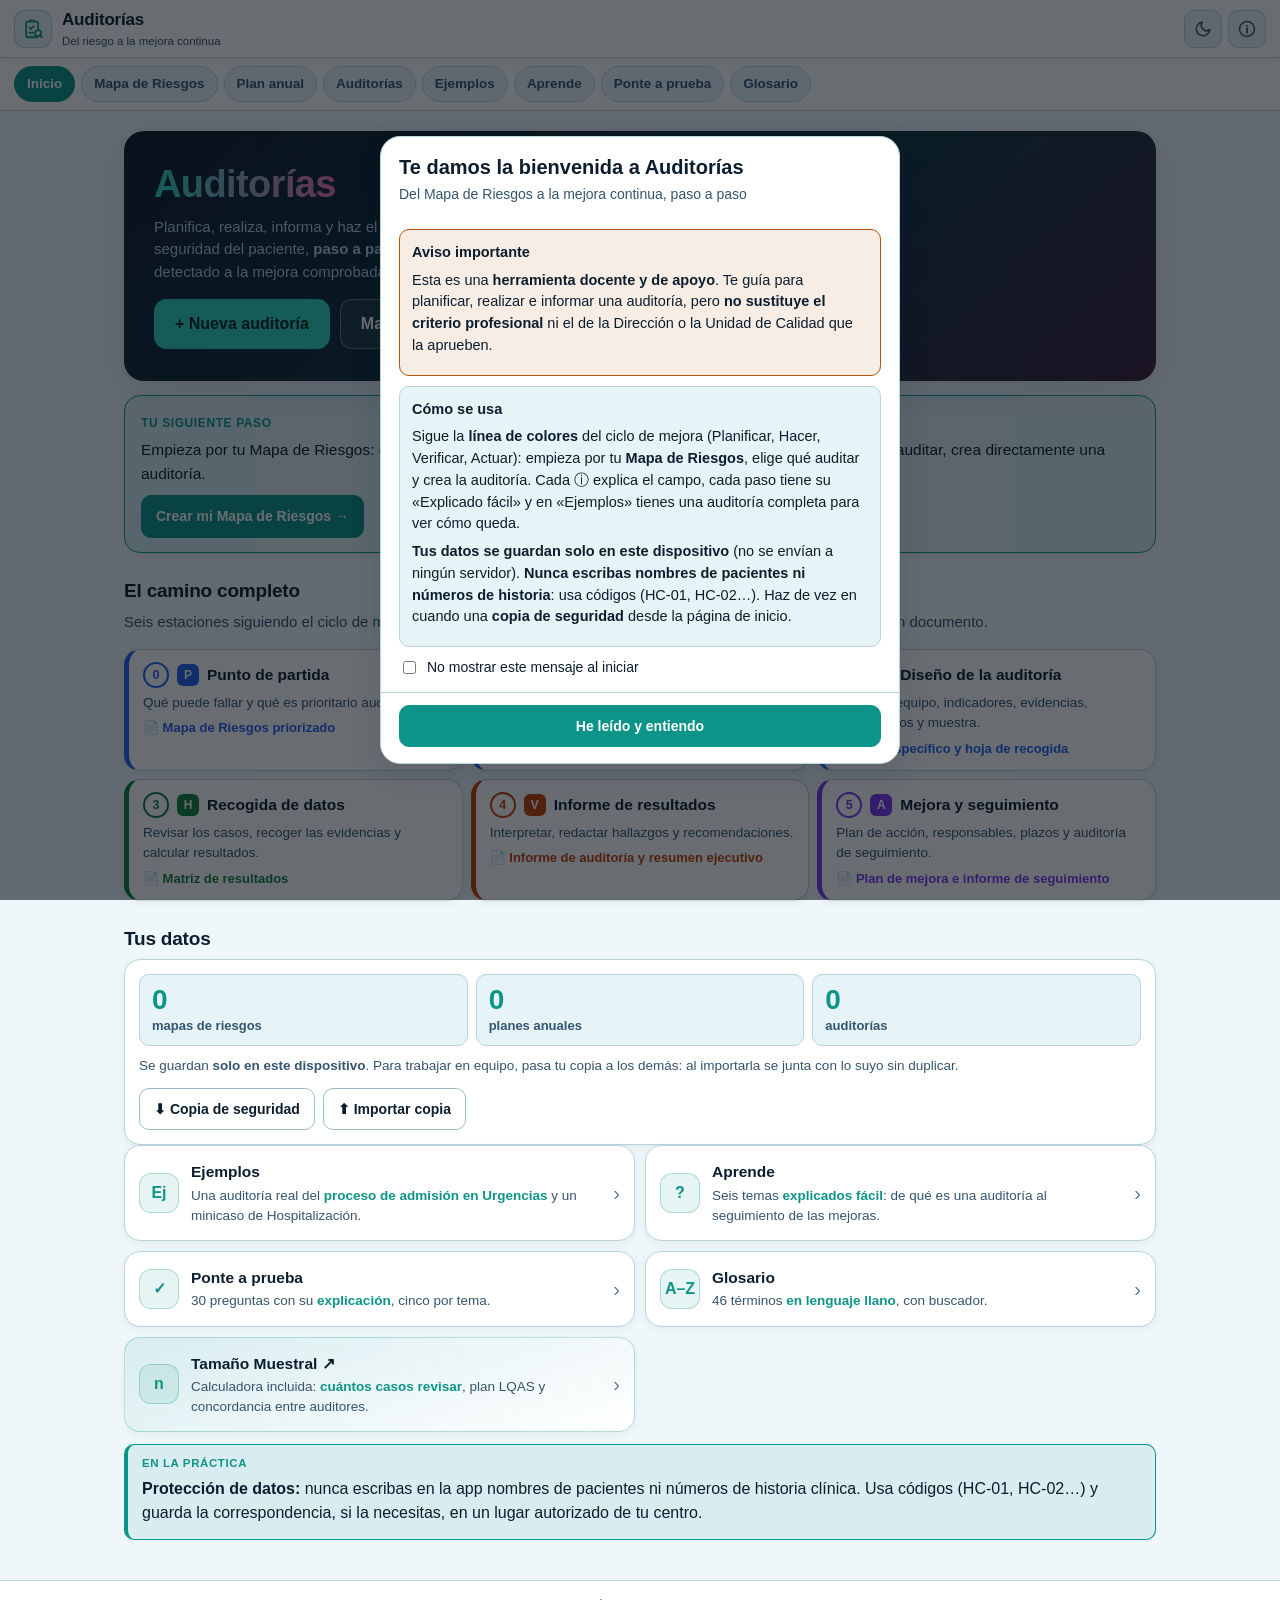
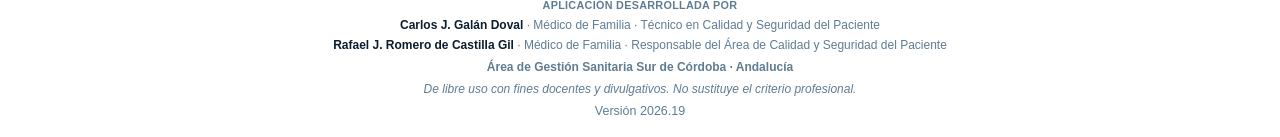
<file: index.html>
<!DOCTYPE html>
<html lang="es">
<head>
  <meta charset="UTF-8" />
  <meta name="viewport" content="width=device-width, initial-scale=1.0" />
  <meta name="theme-color" content="#0d1b2a" id="meta-theme-color" />
  <meta name="mobile-web-app-capable" content="yes" />
  <meta name="apple-mobile-web-app-capable" content="yes" />
  <meta name="apple-mobile-web-app-status-bar-style" content="black-translucent" />
  <meta name="apple-mobile-web-app-title" content="Auditorías" />
  <meta name="description" content="Planifica, realiza, informa y haz el seguimiento de auditorías de calidad y seguridad del paciente, paso a paso: del Mapa de Riesgos a la mejora continua" />
  <link rel="manifest" href="manifest.json" />
  <link rel="icon" type="image/png" sizes="32x32" href="favicon-32.png?v=1" />
  <link rel="icon" type="image/png" sizes="16x16" href="favicon-16.png?v=1" />
  <link rel="apple-touch-icon" href="icon-180.png?v=1" />
  <title>Auditorías · Del riesgo a la mejora continua</title>
  <script>
    // Tema antes del primer pintado (evita parpadeo): preferencia guardada o del sistema
    (function () {
      var t = null; try { t = localStorage.getItem("ei-auditorias-tema"); } catch (e) {}
      if (!t) t = (window.matchMedia && matchMedia("(prefers-color-scheme: dark)").matches) ? "oscuro" : "claro";
      document.documentElement.setAttribute("data-tema", t);
    })();
  </script>
  <link rel="stylesheet" href="styles.css?v=2026.19" />
</head>
<body>

  <header class="app-header">
    <a class="header-brand" href="#/" aria-label="Inicio">
      <span class="header-logo">
        <svg width="22" height="22" viewBox="0 0 24 24" fill="none" aria-hidden="true"><rect x="4.5" y="4" width="13" height="17" rx="2.2" stroke="currentColor" stroke-width="2"/><path d="M8.5 4V2.8h5V4" stroke="currentColor" stroke-width="2" stroke-linejoin="round"/><path d="M8 10.5l1.6 1.6 3-3.2M8 16h4.5" stroke="currentColor" stroke-width="2" stroke-linecap="round" stroke-linejoin="round"/><circle cx="17.5" cy="16.5" r="3.2" fill="var(--bg-2)" stroke="currentColor" stroke-width="2"/><path d="M19.8 18.8l2 2" stroke="currentColor" stroke-width="2.2" stroke-linecap="round"/></svg>
      </span>
      <span>
        <span class="header-title">Auditorías</span>
        <span class="header-subtitle">Del riesgo a la mejora continua</span>
      </span>
    </a>
    <div class="header-actions">
      <button class="icon-btn" id="btn-tema" aria-label="Cambiar entre modo claro y oscuro" title="Modo claro / oscuro">
        <svg width="18" height="18" viewBox="0 0 24 24" fill="none" aria-hidden="true"><path d="M21 12.8A9 9 0 1 1 11.2 3a7 7 0 0 0 9.8 9.8z" stroke="currentColor" stroke-width="2" stroke-linejoin="round"/></svg>
      </button>
      <button class="icon-btn" id="btn-acerca" aria-label="Acerca de" title="Acerca de">
        <svg width="18" height="18" viewBox="0 0 24 24" fill="none" aria-hidden="true"><circle cx="12" cy="12" r="10" stroke="currentColor" stroke-width="2"/><path d="M12 11v6M12 7.5v.01" stroke="currentColor" stroke-width="2.4" stroke-linecap="round"/></svg>
      </button>
    </div>
  </header>

  <nav class="calc-nav" id="calc-nav" aria-label="Secciones"></nav>

  <div class="banner-ejemplo no-print" id="banner-ejemplo" hidden>
    <span>📘 Estás viendo un <b>ejemplo</b>. Puedes tocarlo todo, pero <b>no se guarda</b> ni se mezcla con tus datos.</span>
    <span class="banner-acc"><a href="#/ejemplos">Todos los ejemplos</a><button type="button" class="link-btn" id="banner-copiar">Copiar a mis datos</button></span>
  </div>

  <main id="view" class="view" tabindex="-1"></main>

  <footer class="app-footer">
    <span class="autor-titulo">Aplicación desarrollada por</span>
    <span class="autor"><b>Carlos J. Galán Doval</b> · Médico de Familia · Técnico en Calidad y Seguridad del Paciente</span>
    <span class="autor"><b>Rafael J. Romero de Castilla Gil</b> · Médico de Familia · Responsable del Área de Calidad y Seguridad del Paciente</span>
    <span class="autor-area">Área de Gestión Sanitaria Sur de Córdoba · Andalucía</span>
    <span class="autor-uso">De libre uso con fines docentes y divulgativos. No sustituye el criterio profesional.</span>
    <span class="footer-version" id="footer-version"></span>
  </footer>

  <!-- MODAL BIENVENIDA -->
  <div class="modal-overlay" id="modal-bienvenida" hidden>
    <div class="modal" role="dialog" aria-modal="true" aria-labelledby="bienv-titulo">
      <div class="modal-header">
        <h2 id="bienv-titulo">Te damos la bienvenida a Auditorías</h2>
        <p class="modal-sub">Del Mapa de Riesgos a la mejora continua, paso a paso</p>
      </div>
      <div class="modal-body">
        <div class="modal-bloque modal-bloque--aviso">
          <strong>Aviso importante</strong>
          <p>Esta es una <b>herramienta docente y de apoyo</b>. Te guía para planificar, realizar e informar una auditoría, pero <b>no sustituye el criterio profesional</b> ni el de la Dirección o la Unidad de Calidad que la aprueben.</p>
        </div>
        <div class="modal-bloque">
          <strong>Cómo se usa</strong>
          <p>Sigue la <b>línea de colores</b> del ciclo de mejora (Planificar, Hacer, Verificar, Actuar): empieza por tu <b>Mapa de Riesgos</b>, elige qué auditar y crea la auditoría. Cada ⓘ explica el campo, cada paso tiene su «Explicado fácil» y en «Ejemplos» tienes una auditoría completa para ver cómo queda.</p>
          <p><b>Tus datos se guardan solo en este dispositivo</b> (no se envían a ningún servidor). <b>Nunca escribas nombres de pacientes ni números de historia</b>: usa códigos (HC-01, HC-02…). Haz de vez en cuando una <b>copia de seguridad</b> desde la página de inicio.</p>
        </div>
        <label class="modal-check"><input type="checkbox" id="modal-no-repetir" /> <span>No mostrar este mensaje al iniciar</span></label>
      </div>
      <div class="modal-footer"><button class="btn btn--primary" id="btn-bienv-ok">He leído y entiendo</button></div>
    </div>
  </div>

  <!-- MODAL ACERCA DE -->
  <div class="modal-overlay" id="modal-acerca" hidden>
    <div class="modal" role="dialog" aria-modal="true" aria-labelledby="acerca-titulo">
      <div class="modal-header">
        <h2 id="acerca-titulo">Acerca de Auditorías</h2>
        <button class="icon-btn modal-close" id="btn-acerca-cerrar" aria-label="Cerrar">✕</button>
      </div>
      <div class="modal-body">
        <p>Aplicación web (PWA) estática, sin dependencias externas y utilizable sin conexión, para planificar, realizar, informar y hacer el seguimiento de auditorías de calidad y seguridad del paciente en cualquier unidad o centro sanitario, aprendiendo mientras se hace.</p>
        <div class="modal-bloque">
          <strong>Otras herramientas</strong>
          <p>Para más cálculos de muestra (medias, compuestos, concordancia), esta app incluye la calculadora <a href="tamano-muestral/" target="_blank" rel="noopener">Tamaño Muestral</a>.</p>
          <p>Forma parte de un conjunto de herramientas de calidad y seguridad del paciente. Si quieres conocer las demás, pide información a sus autores.</p>
        </div>
        <div class="modal-bloque">
          <strong>Tus datos</strong>
          <p>Se guardan solo en este navegador y este dispositivo. No viajan a ningún servidor. Si borras los datos del navegador o cambias de móvil, se pierden: usa <b>Copia de seguridad</b> e <b>Importar</b> en la página de inicio. Para trabajar en equipo, cada persona puede importar la copia de otra: se juntan sin duplicar.</p>
          <p><b>Protección de datos:</b> no escribas nombres de pacientes ni números de historia clínica; usa códigos.</p>
        </div>
        <div class="modal-bloque">
          <strong>Fuentes</strong>
          <ul>
            <li>Curso <i>Auditorías para la Mejora de la Seguridad del Paciente. Del Mapa de Riesgos a la Mejora Continua</i> (Área de Gestión Sanitaria Sur de Córdoba): contenidos teóricos, ejercicios y auditoría interna de ejemplo del proceso de admisión en Urgencias.</li>
            <li>UNE-EN ISO 19011:2018. Directrices para la auditoría de los sistemas de gestión.</li>
            <li>Agencia de Calidad Sanitaria de Andalucía (ACSA). Manual de estándares de unidades de gestión clínica.</li>
            <li>Saturno PJ. Construcción y análisis de indicadores (Unidad Temática 19) y LQAS (Unidad Temática 20). Universidad de Murcia.</li>
          </ul>
        </div>
        <div class="modal-bloque" id="instalar-bloque">
          <strong>Instalar en el móvil o el ordenador</strong>
          <p class="instalada-msg">Ya estás usando la aplicación instalada.</p>
          <ul class="instalar-lista">
            <li><b>iPhone o iPad</b> (Safari): pulsa el botón <b>Compartir</b> (el cuadrado con una flecha hacia arriba) y elige <b>«Añadir a pantalla de inicio»</b>.</li>
            <li><b>Android</b> (Chrome): abre el menú <b>⋮</b> y elige <b>«Instalar aplicación»</b> o «Añadir a pantalla de inicio».</li>
            <li><b>Ordenador</b> (Chrome o Edge): pulsa el icono de instalar que aparece a la derecha de la barra de direcciones.</li>
          </ul>
          <p>Una vez instalada se abre como una app más y <b>funciona sin conexión</b>.</p>
          <button type="button" class="btn btn--primary" id="btn-instalar" hidden>Instalar ahora</button>
        </div>
        <div class="modal-bloque">
          <strong>Historial de versiones</strong>
          <div id="historial-versiones"></div>
        </div>
        <p class="about-version" id="about-version"></p>
        <div class="about-credit">
          <span class="autor-titulo">Aplicación desarrollada por</span>
          <span class="autor"><b>Carlos J. Galán Doval</b> · Médico de Familia · Técnico en Calidad y Seguridad del Paciente</span>
          <span class="autor"><b>Rafael J. Romero de Castilla Gil</b> · Médico de Familia · Responsable del Área de Calidad y Seguridad del Paciente</span>
          <span class="autor-area">Área de Gestión Sanitaria Sur de Córdoba · Andalucía</span>
          <span class="autor-uso">De libre uso con fines docentes y divulgativos. No sustituye el criterio profesional.</span>
        </div>
      </div>
    </div>
  </div>

  <!-- MODAL NOVEDADES (tras actualizar) -->
  <div class="modal-overlay" id="modal-novedades" hidden>
    <div class="modal" role="dialog" aria-modal="true" aria-labelledby="novedades-titulo">
      <div class="modal-header">
        <h2 id="novedades-titulo">Auditorías se ha actualizado</h2>
        <p class="modal-sub" id="novedades-sub">Esto es lo nuevo</p>
      </div>
      <div class="modal-body" id="novedades-body"></div>
      <div class="modal-footer"><button class="btn btn--primary" id="btn-novedades-ok">Entendido</button></div>
    </div>
  </div>

  <!-- MODAL CONFIRMAR (borrar, sustituir datos…) -->
  <div class="modal-overlay" id="modal-confirmar" hidden>
    <div class="modal modal--sm" role="alertdialog" aria-modal="true" aria-labelledby="conf-titulo">
      <div class="modal-header"><h2 id="conf-titulo">¿Seguro?</h2></div>
      <div class="modal-body" id="conf-texto"></div>
      <div class="modal-footer modal-footer--2">
        <button class="btn" id="btn-conf-no">Cancelar</button>
        <button class="btn btn--peligro" id="btn-conf-si">Sí</button>
      </div>
    </div>
  </div>

  <input type="file" id="input-importar" accept=".json,application/json" hidden />
  <input type="file" id="input-lc" accept=".json,application/json" hidden />
  <input type="file" id="input-ind" accept=".json,application/json" hidden />
  <input type="file" id="input-amfe" accept=".json,application/json" hidden />
  <input type="file" id="input-rondas" accept=".json,application/json" hidden />
  <input type="file" id="input-acr" accept=".json,application/json" hidden />

  <script src="logic.js?v=2026.19"></script>
  <script src="contenido.js?v=2026.19"></script>
  <script src="xlsx.js?v=2026.19"></script>
  <script src="docx.js?v=2026.19"></script>
  <script src="app.js?v=2026.19"></script>
</body>
</html>
</file>
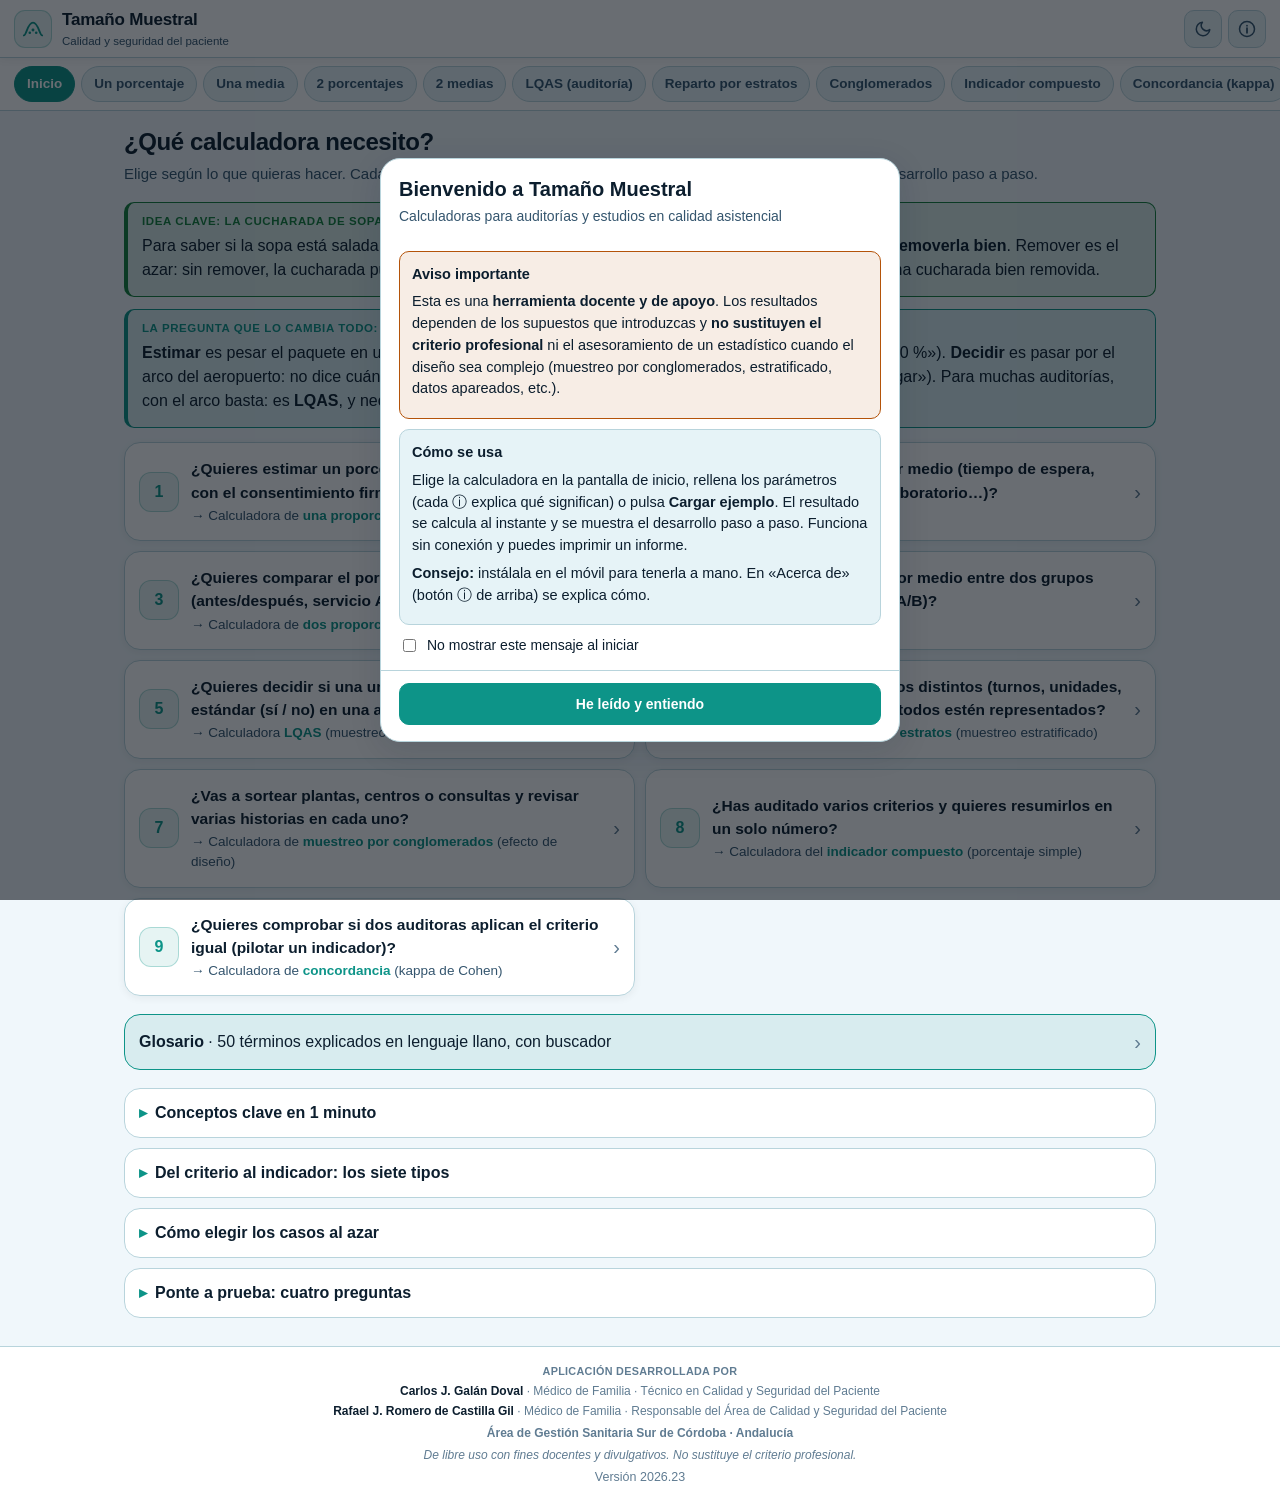
<file: tamano-muestral/index.html>
<!DOCTYPE html>
<html lang="es">
<head>
  <meta charset="UTF-8" />
  <meta name="viewport" content="width=device-width, initial-scale=1.0" />
  <meta name="theme-color" content="#0d1b2a" id="meta-theme-color" />
  <meta name="mobile-web-app-capable" content="yes" />
  <meta name="apple-mobile-web-app-capable" content="yes" />
  <meta name="apple-mobile-web-app-status-bar-style" content="black-translucent" />
  <meta name="apple-mobile-web-app-title" content="Tamaño Muestral" />
  <meta name="description" content="Calculadoras de tamaño muestral para auditorías y estudios en calidad asistencial: proporciones, medias, comparación de grupos y LQAS" />
  <link rel="manifest" href="manifest.json" />
  <link rel="icon" type="image/png" sizes="32x32" href="favicon-32.png?v=1" />
  <link rel="icon" type="image/png" sizes="16x16" href="favicon-16.png?v=1" />
  <link rel="apple-touch-icon" href="icon-180.png?v=1" />
  <title>Tamaño Muestral · Calidad asistencial</title>
  <script>
    // Tema antes del primer pintado (evita parpadeo): preferencia guardada o del sistema
    (function () {
      var t = null; try { t = localStorage.getItem("ei-aud-tm-tammuestral-tema"); } catch (e) {}
      if (!t) t = (window.matchMedia && matchMedia("(prefers-color-scheme: dark)").matches) ? "oscuro" : "claro";
      document.documentElement.setAttribute("data-tema", t);
    })();
  </script>
  <link rel="stylesheet" href="styles.css?v=2026.23" />
</head>
<body>

  <header class="app-header">
    <a class="header-brand" href="#/" aria-label="Inicio">
      <span class="header-logo">
        <svg width="22" height="22" viewBox="0 0 24 24" fill="none" aria-hidden="true"><path d="M2 19c3 0 4-14 10-14s7 14 10 14" stroke="currentColor" stroke-width="2" stroke-linecap="round"/><circle cx="12" cy="13" r="1.6" fill="currentColor"/><circle cx="8.5" cy="16" r="1.4" fill="currentColor"/><circle cx="15.5" cy="16" r="1.4" fill="currentColor"/></svg>
      </span>
      <span>
        <span class="header-title">Tamaño Muestral</span>
        <span class="header-subtitle">Calidad y seguridad del paciente</span>
      </span>
    </a>
    <div class="header-actions">
      <button class="icon-btn" id="btn-tema" aria-label="Cambiar entre modo claro y oscuro" title="Modo claro / oscuro">
        <svg width="18" height="18" viewBox="0 0 24 24" fill="none" aria-hidden="true"><path d="M21 12.8A9 9 0 1 1 11.2 3a7 7 0 0 0 9.8 9.8z" stroke="currentColor" stroke-width="2" stroke-linejoin="round"/></svg>
      </button>
      <button class="icon-btn" id="btn-acerca" aria-label="Acerca de" title="Acerca de">
        <svg width="18" height="18" viewBox="0 0 24 24" fill="none" aria-hidden="true"><circle cx="12" cy="12" r="10" stroke="currentColor" stroke-width="2"/><path d="M12 11v6M12 7.5v.01" stroke="currentColor" stroke-width="2.4" stroke-linecap="round"/></svg>
      </button>
    </div>
  </header>

  <nav class="calc-nav" id="calc-nav" aria-label="Calculadoras"></nav>

  <main id="view" class="view" tabindex="-1"></main>

  <footer class="app-footer">
    <span class="autor-titulo">Aplicación desarrollada por</span>
    <span class="autor"><b>Carlos J. Galán Doval</b> · Médico de Familia · Técnico en Calidad y Seguridad del Paciente</span>
    <span class="autor"><b>Rafael J. Romero de Castilla Gil</b> · Médico de Familia · Responsable del Área de Calidad y Seguridad del Paciente</span>
    <span class="autor-area">Área de Gestión Sanitaria Sur de Córdoba · Andalucía</span>
    <span class="autor-uso">De libre uso con fines docentes y divulgativos. No sustituye el criterio profesional.</span>
    <span class="footer-version" id="footer-version"></span>
  </footer>

  <!-- MODAL BIENVENIDA -->
  <div class="modal-overlay" id="modal-bienvenida" hidden>
    <div class="modal" role="dialog" aria-modal="true" aria-labelledby="bienv-titulo">
      <div class="modal-header">
        <h2 id="bienv-titulo">Bienvenido a Tamaño Muestral</h2>
        <p class="modal-sub">Calculadoras para auditorías y estudios en calidad asistencial</p>
      </div>
      <div class="modal-body">
        <div class="modal-bloque modal-bloque--aviso">
          <strong>Aviso importante</strong>
          <p>Esta es una <b>herramienta docente y de apoyo</b>. Los resultados dependen de los supuestos que introduzcas y <b>no sustituyen el criterio profesional</b> ni el asesoramiento de un estadístico cuando el diseño sea complejo (muestreo por conglomerados, estratificado, datos apareados, etc.).</p>
        </div>
        <div class="modal-bloque">
          <strong>Cómo se usa</strong>
          <p>Elige la calculadora en la pantalla de inicio, rellena los parámetros (cada ⓘ explica qué significan) o pulsa <b>Cargar ejemplo</b>. El resultado se calcula al instante y se muestra el desarrollo paso a paso. Funciona sin conexión y puedes imprimir un informe.</p>
          <p><b>Consejo:</b> instálala en el móvil para tenerla a mano. En «Acerca de» (botón ⓘ de arriba) se explica cómo.</p>
        </div>
        <label class="modal-check"><input type="checkbox" id="modal-no-repetir" /> <span>No mostrar este mensaje al iniciar</span></label>
      </div>
      <div class="modal-footer"><button class="btn btn--primary" id="btn-bienv-ok">He leído y entiendo</button></div>
    </div>
  </div>

  <!-- MODAL ACERCA DE -->
  <div class="modal-overlay" id="modal-acerca" hidden>
    <div class="modal" role="dialog" aria-modal="true" aria-labelledby="acerca-titulo">
      <div class="modal-header">
        <h2 id="acerca-titulo">Acerca de Tamaño Muestral</h2>
        <button class="icon-btn modal-close" id="btn-acerca-cerrar" aria-label="Cerrar">✕</button>
      </div>
      <div class="modal-body">
        <p>Aplicación web (PWA) estática, sin dependencias externas y utilizable sin conexión, para calcular el tamaño de muestra necesario en estudios y auditorías de calidad asistencial.</p>
        <div class="modal-bloque">
          <strong>Fórmulas y referencias</strong>
          <ul>
            <li>Una proporción / una media: fórmula con z bilateral y corrección por población finita (Cochran, <i>Sampling Techniques</i>).</li>
            <li>Dos proporciones: Fleiss, Levin y Paik, <i>Statistical Methods for Rates and Proportions</i>, con corrección de continuidad opcional.</li>
            <li>Dos medias: fórmula clásica de comparación de medias con varianza común (Rosner, <i>Fundamentals of Biostatistics</i>).</li>
            <li>LQAS: Lemeshow y Taber, <i>World Health Stat Q</i> 1991; Robertson y Valadez, <i>Soc Sci Med</i> 2006. Distribución binomial (N desconocido) o hipergeométrica (N conocido).</li>
            <li>z: inversa de la normal estándar (algoritmo de Acklam con refinamiento, precisión mejor que 1e-9).</li>
          </ul>
        </div>
        <div class="modal-bloque">
          <strong>Otras herramientas</strong>
          <p>Forma parte de un conjunto de herramientas de calidad y seguridad del paciente. Si quieres conocer las demás, pide información a sus autores.</p>
        </div>
        <div class="modal-bloque modal-bloque--aviso">
          <strong>Limitaciones</strong>
          <p>Se asume muestreo aleatorio simple. Si el muestreo es por conglomerados o estratificado, multiplica por el efecto de diseño o consulta a un estadístico.</p>
        </div>
        <div class="modal-bloque" id="instalar-bloque">
          <strong>Instalar en el móvil o el ordenador</strong>
          <p class="instalada-msg">Ya estás usando la aplicación instalada.</p>
          <ul class="instalar-lista">
            <li><b>iPhone o iPad</b> (Safari): pulsa el botón <b>Compartir</b> (el cuadrado con una flecha hacia arriba) y elige <b>«Añadir a pantalla de inicio»</b>.</li>
            <li><b>Android</b> (Chrome): abre el menú <b>⋮</b> y elige <b>«Instalar aplicación»</b> o «Añadir a pantalla de inicio».</li>
            <li><b>Ordenador</b> (Chrome o Edge): pulsa el icono de instalar que aparece a la derecha de la barra de direcciones.</li>
          </ul>
          <p>Una vez instalada se abre como una app más y <b>funciona sin conexión</b>.</p>
          <button type="button" class="btn btn--primary" id="btn-instalar" hidden>Instalar ahora</button>
        </div>
        <div class="modal-bloque">
          <strong>Historial de versiones</strong>
          <div id="historial-versiones"></div>
        </div>
        <p class="about-version" id="about-version"></p>
        <div class="about-credit">
          <span class="autor-titulo">Aplicación desarrollada por</span>
          <span class="autor"><b>Carlos J. Galán Doval</b> · Médico de Familia · Técnico en Calidad y Seguridad del Paciente</span>
          <span class="autor"><b>Rafael J. Romero de Castilla Gil</b> · Médico de Familia · Responsable del Área de Calidad y Seguridad del Paciente</span>
          <span class="autor-area">Área de Gestión Sanitaria Sur de Córdoba · Andalucía</span>
          <span class="autor-uso">De libre uso con fines docentes y divulgativos. No sustituye el criterio profesional.</span>
        </div>
      </div>
    </div>
  </div>

  <!-- MODAL NOVEDADES (tras actualizar) -->
  <div class="modal-overlay" id="modal-novedades" hidden>
    <div class="modal" role="dialog" aria-modal="true" aria-labelledby="novedades-titulo">
      <div class="modal-header">
        <h2 id="novedades-titulo">Tamaño Muestral se ha actualizado</h2>
        <p class="modal-sub" id="novedades-sub">Esto es lo nuevo</p>
      </div>
      <div class="modal-body" id="novedades-body"></div>
      <div class="modal-footer"><button class="btn btn--primary" id="btn-novedades-ok">Entendido</button></div>
    </div>
  </div>

  <script src="stats.js?v=2026.23"></script>
  <script src="app.js?v=2026.23"></script>
</body>
</html>
</file>
<file: styles.css>
/* ============================================================
   styles.css — Auditorías
   Base copiada de Indicadores (tokens heredados de Tamaño Muestral); los componentes propios van al final. Móvil primero (360 px).
   Tema: html[data-tema="claro|oscuro"] (por defecto el del sistema, ver index.html)
   ============================================================ */

:root {
  --bg: #f0f7fb; --bg-2: #ffffff; --bg-3: #e6f3f7; --bg-4: #d4e8ef;
  --border: #b8d4dc; --border-lite: #9bbfca;
  --cyan: #0d9488; --cyan-dim: rgba(13,148,136,.10); --cyan-glow: rgba(13,148,136,.28);
  --green: #15803d; --green-dim: rgba(21,128,61,.10);
  --amber: #b45309; --amber-dim: rgba(180,83,9,.10);
  --red: #be123c; --red-dim: rgba(190,18,60,.08);
  --pink: #be185d;
  --text-1: #0c1e2e; --text-2: #34556e; --text-3: #607c92;
  --radius: 10px; --radius-lg: 16px;
  --font: -apple-system, BlinkMacSystemFont, "Inter", "Segoe UI", Roboto, Helvetica, Arial, sans-serif;
  --mono: ui-monospace, "SF Mono", "JetBrains Mono", Menlo, Consolas, monospace;
  --shadow: 0 8px 32px rgba(13,27,42,.12); --shadow-sm: 0 2px 8px rgba(13,27,42,.06);
  --header-h: 58px;
  --pP: #2563eb; --pH: #15803d; --pV: #c2410c; --pA: #7c3aed;
  --pP-dim: rgba(37,99,235,.10); --pH-dim: rgba(21,128,61,.10); --pV-dim: rgba(194,65,12,.10); --pA-dim: rgba(124,58,237,.10);
}
:root[data-tema="oscuro"] {
  --bg: #0d1b2a; --bg-2: #142535; --bg-3: #1b3145; --bg-4: #234058;
  --border: #2d4761; --border-lite: #3f5e80;
  --cyan: #2dd4bf; --cyan-dim: rgba(45,212,191,.13); --cyan-glow: rgba(45,212,191,.32);
  --green: #4ade80; --green-dim: rgba(74,222,128,.13);
  --amber: #fbbf24; --amber-dim: rgba(251,191,36,.13);
  --red: #fb7185; --red-dim: rgba(251,113,133,.13);
  --pink: #f472b6;
  --pP: #60a5fa; --pH: #4ade80; --pV: #fb923c; --pA: #c084fc;
  --pP-dim: rgba(96,165,250,.14); --pH-dim: rgba(74,222,128,.13); --pV-dim: rgba(251,146,60,.14); --pA-dim: rgba(192,132,252,.14);
  --text-1: #e6f0fa; --text-2: #8fb1ce; --text-3: #6f8fa8;
  --shadow: 0 8px 32px rgba(0,0,0,.5); --shadow-sm: 0 2px 8px rgba(0,0,0,.3);
}

* { box-sizing: border-box; -webkit-tap-highlight-color: transparent; }
html { -webkit-text-size-adjust: 100%; }
body { margin: 0; background: var(--bg); color: var(--text-1); font-family: var(--font); font-size: 16px; line-height: 1.5; min-height: 100vh; display: flex; flex-direction: column; }
[hidden] { display: none !important; }
button { font-family: inherit; cursor: pointer; }
h1, h2, h3 { line-height: 1.25; margin: 0; }
a { color: var(--cyan); }

/* ---------- Header ---------- */
.app-header { position: sticky; top: 0; z-index: 30; height: var(--header-h); padding: 0 14px; padding-top: env(safe-area-inset-top); display: flex; align-items: center; justify-content: space-between; gap: 8px; background: var(--bg-2); border-bottom: 1px solid var(--border); box-shadow: var(--shadow-sm); }
.header-brand { display: flex; align-items: center; gap: 10px; text-decoration: none; color: var(--text-1); min-width: 0; }
.header-logo { width: 38px; height: 38px; flex: none; display: grid; place-items: center; border-radius: 11px; background: var(--cyan-dim); color: var(--cyan); border: 1px solid var(--cyan-glow); }
.header-title { display: block; font-weight: 800; font-size: 17px; letter-spacing: -.2px; }
.header-subtitle { display: block; font-size: 11.5px; color: var(--text-2); white-space: nowrap; overflow: hidden; text-overflow: ellipsis; }
.header-actions { display: flex; gap: 6px; }
.icon-btn { width: 38px; height: 38px; display: grid; place-items: center; border-radius: 10px; border: 1px solid var(--border); background: var(--bg-3); color: var(--text-2); font-size: 16px; }
.icon-btn:hover { color: var(--cyan); border-color: var(--cyan); }

/* ---------- Navegación entre calculadoras ---------- */
.calc-nav { display: flex; gap: 6px; overflow-x: auto; padding: 8px 14px; background: var(--bg-2); border-bottom: 1px solid var(--border); scrollbar-width: none; }
.calc-nav::-webkit-scrollbar { display: none; }
.calc-nav a { flex: none; padding: 7px 12px; border-radius: 999px; font-size: 13.5px; font-weight: 600; text-decoration: none; color: var(--text-2); background: var(--bg-3); border: 1px solid var(--border); white-space: nowrap; }
.calc-nav a.active { background: var(--cyan); color: #fff; border-color: var(--cyan); }
:root[data-tema="oscuro"] .calc-nav a.active { color: #06231f; }

/* ---------- Vista ---------- */
.view { flex: 1; width: 100%; max-width: 1060px; margin: 0 auto; padding: 16px 14px 28px; outline: none; }
.app-footer { padding: 16px 16px calc(16px + env(safe-area-inset-bottom)); text-align: center; font-size: 12px; color: var(--text-3); border-top: 1px solid var(--border); background: var(--bg-2); }

.page-title { font-size: 24px; font-weight: 800; letter-spacing: -.4px; }
.page-lead { color: var(--text-2); margin: 6px 0 16px; font-size: 15px; }

/* ---------- Inicio ---------- */
.guide { display: grid; gap: 10px; }
.guide-card { display: flex; gap: 12px; align-items: center; text-decoration: none; color: var(--text-1); padding: 14px; background: var(--bg-2); border: 1px solid var(--border); border-radius: var(--radius-lg); box-shadow: var(--shadow-sm); transition: border-color .15s, transform .1s; }
.guide-card:hover { border-color: var(--cyan); }
.guide-card:active { transform: scale(.99); }
.guide-num { flex: none; width: 40px; height: 40px; border-radius: 12px; display: grid; place-items: center; font-weight: 800; background: var(--cyan-dim); color: var(--cyan); border: 1px solid var(--cyan-glow); }
.guide-q { font-weight: 700; font-size: 15.5px; }
.guide-a { font-size: 13.5px; color: var(--text-2); margin-top: 2px; }
.guide-a b { color: var(--cyan); }
.guide-go { margin-left: auto; color: var(--text-3); font-size: 20px; }
@media (min-width: 720px) { .guide { grid-template-columns: 1fr 1fr; } }

.glossary { margin-top: 18px; }

/* ---------- Tarjetas / bloques ---------- */
.card { background: var(--bg-2); border: 1px solid var(--border); border-radius: var(--radius-lg); padding: 14px; box-shadow: var(--shadow-sm); }
.intro { margin: 12px 0; display: grid; gap: 8px; }
.intro p { margin: 0; font-size: 14.5px; color: var(--text-2); }
.intro b { color: var(--text-1); }
.toolbar { display: flex; flex-wrap: wrap; gap: 8px; margin: 12px 0; }

.btn { padding: 10px 14px; border-radius: 10px; border: 1px solid var(--border-lite); background: var(--bg-2); color: var(--text-1); font-weight: 600; font-size: 14px; min-height: 42px; }
.btn:hover { border-color: var(--cyan); color: var(--cyan); }
.btn--primary { background: var(--cyan); border-color: var(--cyan); color: #fff; }
.btn--primary:hover { color: #fff; filter: brightness(1.08); }
:root[data-tema="oscuro"] .btn--primary { color: #06231f; }
:root[data-tema="oscuro"] .btn--primary:hover { color: #06231f; }
.btn--ghost { background: transparent; }

details.gloss, details.steps { background: var(--bg-2); border: 1px solid var(--border); border-radius: var(--radius-lg); }
details > summary { cursor: pointer; padding: 12px 14px; font-weight: 700; list-style: none; display: flex; align-items: center; gap: 8px; }
details > summary::-webkit-details-marker { display: none; }
details > summary::before { content: "▸"; color: var(--cyan); transition: transform .15s; }
details[open] > summary::before { transform: rotate(90deg); }
.gloss-body { padding: 0 14px 12px; font-size: 14px; color: var(--text-2); }
.gloss-body dt { font-weight: 700; color: var(--text-1); margin-top: 8px; }
.gloss-body dd { margin: 0; }

/* ---------- Layout calculadora ---------- */
.calc-grid { display: grid; grid-template-columns: minmax(0, 1fr); gap: 14px; }
.calc-grid > * { min-width: 0; }
@media (min-width: 900px) {
  .calc-grid { grid-template-columns: minmax(340px, 440px) minmax(0, 1fr); align-items: start; }
  .calc-result-col { position: sticky; top: calc(var(--header-h) + 62px); }
}

.field { padding: 12px 0; border-bottom: 1px dashed var(--border); }
.field:last-of-type { border-bottom: 0; }
.field-head { display: flex; align-items: center; gap: 6px; margin-bottom: 6px; }
.field-label { font-weight: 700; font-size: 14.5px; }
.field-opt { font-weight: 500; font-size: 12px; color: var(--text-3); }
.info-btn { width: 24px; height: 24px; border-radius: 50%; border: 1px solid var(--border-lite); background: var(--bg-3); color: var(--cyan); font-size: 13px; font-weight: 700; line-height: 1; padding: 0; }
.info-btn[aria-expanded="true"] { background: var(--cyan); color: #fff; border-color: var(--cyan); }
.help { margin: 0 0 8px; padding: 9px 11px; font-size: 13.5px; color: var(--text-2); background: var(--cyan-dim); border-left: 3px solid var(--cyan); border-radius: 6px; }

.input-wrap { display: flex; align-items: stretch; border: 1.5px solid var(--border-lite); border-radius: 10px; background: var(--bg); overflow: hidden; }
.input-wrap:focus-within { border-color: var(--cyan); box-shadow: 0 0 0 3px var(--cyan-glow); }
.input-wrap.invalid { border-color: var(--red); }
.input-wrap input { flex: 1; min-width: 0; padding: 11px 12px; border: 0; outline: 0; background: transparent; color: var(--text-1); font: 600 18px var(--font); }
.input-unit { display: grid; place-items: center; padding: 0 12px; color: var(--text-3); font-size: 13.5px; background: var(--bg-3); border-left: 1px solid var(--border); white-space: nowrap; }
.quick { display: flex; flex-wrap: wrap; gap: 6px; margin-top: 8px; }
.chip { padding: 6px 12px; border-radius: 999px; border: 1px solid var(--border-lite); background: var(--bg-3); color: var(--text-2); font-size: 13.5px; font-weight: 600; min-height: 34px; }
.chip.active { background: var(--cyan); border-color: var(--cyan); color: #fff; }
:root[data-tema="oscuro"] .chip.active { color: #06231f; }
.chip--accent { border-color: var(--cyan); color: var(--cyan); }
.seg { display: flex; border: 1.5px solid var(--border-lite); border-radius: 10px; overflow: hidden; }
.seg button { flex: 1; padding: 10px 8px; border: 0; background: var(--bg); color: var(--text-2); font-weight: 600; font-size: 14px; }
.seg button + button { border-left: 1px solid var(--border-lite); }
.seg button.active { background: var(--cyan); color: #fff; }
:root[data-tema="oscuro"] .seg button.active { color: #06231f; }
.check { display: flex; gap: 10px; align-items: center; font-weight: 600; font-size: 14.5px; cursor: pointer; }
.check input { width: 20px; height: 20px; accent-color: var(--cyan); }

.minibar { position: sticky; bottom: 0; margin: 10px -14px -14px; padding: 10px 14px; display: flex; justify-content: space-between; align-items: center; gap: 10px; background: var(--cyan); color: #fff; border-radius: 0 0 var(--radius-lg) var(--radius-lg); font-weight: 700; border: 0; width: calc(100% + 28px); text-align: left; font-size: 15px; }
:root[data-tema="oscuro"] .minibar { color: #06231f; }
.minibar .mb-val { font-size: 22px; font-weight: 800; }
@media (min-width: 900px) { .minibar { display: none; } }

/* ---------- Resultado ---------- */
.result-card { padding: 18px 16px; text-align: center; border-radius: var(--radius-lg); border: 1px solid var(--cyan-glow); background: linear-gradient(160deg, var(--cyan-dim), var(--bg-2)); box-shadow: var(--shadow-sm); }
.res-label { font-size: 13px; text-transform: uppercase; letter-spacing: .6px; color: var(--text-2); font-weight: 700; }
.res-big { font-size: 56px; font-weight: 800; color: var(--cyan); line-height: 1.1; letter-spacing: -1px; margin: 4px 0; font-variant-numeric: tabular-nums; }
.res-sub { color: var(--text-2); font-size: 14px; }
.extras { display: flex; flex-wrap: wrap; justify-content: center; gap: 8px; margin-top: 12px; }
.extra { padding: 6px 12px; border-radius: 10px; background: var(--bg-2); border: 1px solid var(--border); font-size: 13px; color: var(--text-2); }
.extra b { color: var(--text-1); font-size: 15px; }
.interp { margin: 12px 0; padding: 12px 14px; border-radius: var(--radius); background: var(--green-dim); border-left: 4px solid var(--green); font-size: 15px; }
.warn { margin: 8px 0; padding: 10px 12px; border-radius: var(--radius); background: var(--amber-dim); border-left: 4px solid var(--amber); font-size: 14px; }
.note { margin: 8px 0; padding: 10px 12px; border-radius: var(--radius); background: var(--cyan-dim); border-left: 4px solid var(--cyan); font-size: 14px; color: var(--text-2); }
.error-box { padding: 14px; border-radius: var(--radius-lg); background: var(--red-dim); border: 1px solid var(--red); color: var(--text-1); font-size: 14.5px; }
.error-box ul { margin: 6px 0 0; padding-left: 20px; }
.placeholder-box { padding: 24px 14px; text-align: center; color: var(--text-3); border: 1.5px dashed var(--border-lite); border-radius: var(--radius-lg); }

.steps-body { padding: 0 14px 14px; }
.steps-body ol { margin: 0; padding-left: 22px; display: grid; grid-template-columns: minmax(0, 1fr); gap: 12px; }
.steps-body li::marker { color: var(--cyan); font-weight: 700; }
.step-t { font-weight: 700; margin-bottom: 4px; }
.formula { font-family: var(--mono); font-size: 13.5px; background: var(--bg-3); border: 1px solid var(--border); border-radius: 8px; padding: 7px 10px; margin: 4px 0; overflow-x: auto; white-space: pre-wrap; }
@media (max-width: 480px) { .formula { font-size: 12.5px; padding: 6px 8px; } }
.step-note { font-size: 13.5px; color: var(--text-2); margin-top: 4px; }
.table-wrap { overflow-x: auto; }
table.mini { border-collapse: collapse; font-size: 13.5px; width: 100%; }
table.mini th, table.mini td { padding: 5px 8px; border-bottom: 1px solid var(--border); text-align: right; }
table.mini th:first-child, table.mini td:first-child { text-align: left; }
table.mini tr.sel { background: var(--cyan-dim); font-weight: 700; }

/* ---------- Explicado fácil (cajas como las del tema del curso) ---------- */
.box { margin: 12px 0; padding: 10px 14px; border-radius: var(--radius); border: 1px solid var(--border); border-left-width: 4px; background: var(--bg-2); }
.box p { margin: 4px 0; }
.box-tag { display: block; font-size: 11.5px; font-weight: 800; letter-spacing: .6px; text-transform: uppercase; margin-bottom: 2px; }
.box--idea { background: var(--green-dim); border-color: var(--green); }
.box--idea .box-tag { color: var(--green); }
.box--trampa { background: var(--amber-dim); border-color: var(--amber); }
.box--trampa .box-tag { color: var(--amber); }
.box--practica { background: var(--cyan-dim); border-color: var(--cyan); }
.box--practica .box-tag { color: var(--cyan); }
.box--ejemplo { background: var(--bg-3); border-color: var(--text-3); }
.box--ejemplo .box-tag { color: var(--text-2); }
.box .formula { margin: 6px 0; }
details.facil { margin: 0 0 14px; background: var(--bg-2); border: 1px solid var(--border); border-radius: var(--radius-lg); }
.facil-body { padding: 0 14px 12px; font-size: 14.5px; }
.facil-body h3 { font-size: 15.5px; margin: 14px 0 6px; }
.facil-body ul, .facil-body ol { padding-left: 20px; margin: 6px 0; }
.facil-body li + li { margin-top: 4px; }
table.facil-tabla td, table.facil-tabla th { text-align: left; vertical-align: top; }
.antes { margin: 6px 0 14px; }
.home-gloss + .home-gloss, .glossary details + details { margin-top: 10px; }

/* ---------- Semáforo LQAS ---------- */
.semaforo { display: grid; grid-template-columns: minmax(0, 1fr) minmax(0, 1fr); gap: 8px; margin: 12px 0; }
.sem { display: flex; gap: 10px; align-items: center; padding: 10px 12px; border-radius: var(--radius); border: 1px solid var(--border); background: var(--bg-2); }
.sem b { display: block; font-size: 15px; }
.sem span:not(.sem-luz) { font-size: 13px; color: var(--text-2); }
.sem-luz { flex: none; width: 22px; height: 22px; border-radius: 50%; }
.sem--verde { border-color: var(--green); background: var(--green-dim); }
.sem--verde .sem-luz { background: var(--green); box-shadow: 0 0 0 4px var(--green-dim); }
.sem--rojo { border-color: var(--red); background: var(--red-dim); }
.sem--rojo .sem-luz { background: var(--red); box-shadow: 0 0 0 4px var(--red-dim); }
@media (max-width: 420px) { .semaforo { grid-template-columns: minmax(0, 1fr); } }

/* ---------- Indicador compuesto ---------- */
.cmp-row { padding: 10px; margin: 8px 0; border: 1px solid var(--border); border-radius: var(--radius); background: var(--bg-3); }
.cmp-row-head { display: flex; gap: 8px; align-items: center; }
.cmp-num { flex: none; width: 24px; height: 24px; display: grid; place-items: center; border-radius: 50%; background: var(--cyan); color: #fff; font-size: 13px; font-weight: 800; }
:root[data-tema="oscuro"] .cmp-num { color: #06231f; }
.cmp-nom { flex: 1; min-width: 0; padding: 8px 10px; border: 1.5px solid var(--border-lite); border-radius: 8px; background: var(--bg); color: var(--text-1); font: 600 15px var(--font); }
.cmp-del { flex: none; width: 32px; height: 32px; }
.cmp-nums { display: grid; grid-template-columns: minmax(0, 1fr) minmax(0, 1fr); gap: 8px; margin-top: 8px; }
.cmp-nums label { display: grid; gap: 3px; font-size: 12.5px; color: var(--text-2); font-weight: 600; }
.cmp-nums input { width: 100%; padding: 8px 10px; border: 1.5px solid var(--border-lite); border-radius: 8px; background: var(--bg); color: var(--text-1); font: 700 17px var(--font); }
.cmp-in:focus { outline: none; border-color: var(--cyan); box-shadow: 0 0 0 3px var(--cyan-glow); }
.input-wrap .cmp-in { flex: 1; min-width: 0; padding: 11px 12px; border: 0; background: transparent; color: var(--text-1); font: 600 18px var(--font); box-shadow: none; }
.cmp-add { width: 100%; margin-top: 4px; }
.cmp-bars { display: grid; gap: 12px; margin-top: 8px; }
.cmp-bar-top { display: flex; justify-content: space-between; gap: 10px; font-size: 14px; }
.cmp-track { position: relative; height: 12px; margin: 5px 0 3px; border-radius: 999px; background: var(--bg-3); border: 1px solid var(--border); }
.cmp-fill { height: 100%; border-radius: 999px; background: var(--cyan); }
.cmp-bar--flojo .cmp-fill { background: var(--amber); }
.cmp-bar--flojo .cmp-bar-top b { color: var(--amber); }
.cmp-mark { position: absolute; top: -4px; bottom: -4px; width: 2px; background: var(--text-1); }
.cmp-bar-sub { font-size: 12.5px; color: var(--text-3); }

/* ---------- Ponte a prueba ---------- */
.quiz-q + .quiz-q { margin-top: 14px; padding-top: 12px; border-top: 1px dashed var(--border); }
.quiz-q p { margin: 4px 0 8px; color: var(--text-1); }
.quiz-o { display: block; width: 100%; text-align: left; margin: 6px 0; padding: 9px 12px; border-radius: 10px; border: 1.5px solid var(--border-lite); background: var(--bg); color: var(--text-1); font: 600 14px var(--font); cursor: pointer; }
.quiz-o--ok { border-color: var(--green); background: var(--green-dim); }
.quiz-o--mal { border-color: var(--red); background: var(--red-dim); }
.quiz-fb { padding: 8px 10px; border-radius: 8px; background: var(--bg-3); font-size: 14px; }

/* Instalar */
.instalar-lista { margin: 6px 0; padding-left: 20px; }
.instalar-lista li + li { margin-top: 4px; }
.instalada-msg { display: none; font-weight: 700; color: var(--green); }
#instalar-bloque.instalada .instalada-msg { display: block; }
#instalar-bloque.instalada .instalar-lista, #instalar-bloque.instalada .instalar-lista + p { display: none; }

/* ---------- Glosario ---------- */
.glos-buscar { margin: 12px 0 4px; }
.glos-buscar input { flex: 1; min-width: 0; padding: 12px 14px; border: 0; outline: 0; background: transparent; color: var(--text-1); font: 600 16px var(--font); }
.glos-lista { margin: 8px 0 0; display: grid; gap: 8px; }
.glos-item { padding: 10px 14px; border-radius: var(--radius); background: var(--bg-2); border: 1px solid var(--border); }
.glos-item dt { font-weight: 800; color: var(--text-1); }
.glos-item dd { margin: 3px 0 0; color: var(--text-2); font-size: 14.5px; }
.glos-link { white-space: nowrap; font-weight: 700; color: var(--cyan); text-decoration: none; }
.glos-portada { display: flex; justify-content: space-between; align-items: center; gap: 10px; margin: 18px 0 0; padding: 12px 14px; border-radius: var(--radius-lg); border: 1.5px solid var(--cyan); background: var(--cyan-dim); color: var(--text-1); text-decoration: none; }

.chart-card { margin: 12px 0; padding: 12px; background: var(--bg-2); border: 1px solid var(--border); border-radius: var(--radius-lg); }
.chart-card h3 { font-size: 15px; margin-bottom: 4px; }
.chart-card p { margin: 6px 0 0; font-size: 13px; color: var(--text-2); }
.print-only { display: none; }

/* ---------- Modales ---------- */
.modal-overlay { position: fixed; inset: 0; z-index: 100; background: rgba(5,12,20,.6); display: flex; align-items: center; justify-content: center; padding: 14px; }
.modal { width: 100%; max-width: 520px; max-height: 92vh; display: flex; flex-direction: column; background: var(--bg-2); border: 1px solid var(--border); border-radius: 20px; box-shadow: var(--shadow); overflow: hidden; }
.modal-header { position: relative; padding: 18px 18px 10px; }
.modal-header h2 { font-size: 20px; padding-right: 36px; }
.modal-sub { margin: 4px 0 0; color: var(--text-2); font-size: 14px; }
.modal-close { position: absolute; top: 12px; right: 12px; }
.modal-body { padding: 4px 18px 14px; overflow-y: auto; font-size: 14.5px; }
.modal-body p { margin: 6px 0; }
.modal-body ul { margin: 6px 0; padding-left: 20px; }
.modal-bloque { margin: 10px 0; padding: 12px; border-radius: var(--radius); background: var(--bg-3); border: 1px solid var(--border); }
.modal-bloque--aviso { background: var(--amber-dim); border-color: var(--amber); }
.modal-check { display: flex; gap: 8px; align-items: center; font-size: 14px; margin-top: 8px; }
.modal-footer { padding: 12px 18px 16px; border-top: 1px solid var(--border); }
.modal-footer .btn { width: 100%; }
.about-version, .footer-version { color: var(--text-3); font-size: 12.5px; }
.footer-version { display: block; margin-top: 4px; }
.version-item + .version-item { margin-top: 10px; padding-top: 10px; border-top: 1px dashed var(--border); }
.version-cab { display: flex; flex-wrap: wrap; justify-content: space-between; gap: 4px 10px; align-items: baseline; }
.version-tag { font-size: 12px; color: var(--text-3); white-space: nowrap; }
.version-item ul { margin: 6px 0 0; padding-left: 20px; font-size: 13.5px; color: var(--text-2); }
.version-item li + li { margin-top: 3px; }
.update-banner { position: fixed; left: 50%; bottom: calc(18px + env(safe-area-inset-bottom)); transform: translateX(-50%); z-index: 9999; display: flex; gap: 12px; align-items: center; max-width: calc(100vw - 32px); padding: 10px 12px 10px 18px; border-radius: 999px; background: var(--cyan); color: #fff; font-weight: 700; font-size: 14.5px; box-shadow: 0 8px 24px rgba(0,0,0,.3); white-space: nowrap; }
.update-banner button { border: 1px solid rgba(255,255,255,.4); background: rgba(255,255,255,.22); color: inherit; border-radius: 999px; padding: 6px 14px; font-weight: 800; font-size: 14px; cursor: pointer; }
:root[data-tema="oscuro"] .update-banner { color: #06231f; }
:root[data-tema="oscuro"] .update-banner button { border-color: rgba(0,0,0,.25); background: rgba(0,0,0,.12); }
.about-credit { margin-top: 12px; padding-top: 10px; border-top: 1px solid var(--border); color: var(--text-2); font-size: 13.5px; }
/* Autoría: una línea por autor, el área común y el aviso de uso */
.autor-titulo, .autor, .autor-area, .autor-uso { display: block; }
.autor-titulo { font-size: .9em; letter-spacing: .3px; text-transform: uppercase; font-weight: 700; margin-bottom: 3px; }
.autor + .autor { margin-top: 2px; }
.autor b { color: var(--text-1); }
.autor-area { margin-top: 4px; font-weight: 600; }
.autor-uso { margin-top: 4px; font-style: italic; }
.app-footer .autor-titulo, .app-footer .autor, .app-footer .autor-area { line-height: 1.5; }

/* ---------- Impresión ---------- */
/* ---------- Vista «Ver informe» (mismo aspecto que el impreso, en pantalla) ---------- */
.informe-only { display: none; }
body.ver-informe { --bg: #fff; --bg-2: #fff; --bg-3: #f3f6f8; --border: #bbb; --border-lite: #bbb; --text-1: #000; --text-2: #222; --text-3: #444; --cyan: #0b6f66; --cyan-dim: #eef7f6; --cyan-glow: rgba(11,111,102,.25); --green-dim: #f1f8f2; --red: #be123c; --red-dim: #fdf0f3; --green: #15803d; --amber: #b45309; --amber-dim: #fbf5ea; --shadow-sm: none; background: #dfe5e9; color: #000; }
body.ver-informe .app-header, body.ver-informe .calc-nav, body.ver-informe .toolbar, body.ver-informe .info-btn, body.ver-informe .help, body.ver-informe .quick, body.ver-informe .minibar, body.ver-informe .field-form, body.ver-informe .app-footer, body.ver-informe .no-print, body.ver-informe .page-title, body.ver-informe .intro { display: none !important; }
body.ver-informe .informe-only { display: flex; }
body.ver-informe .print-only { display: block; }
body.ver-informe .view { max-width: 820px; margin: 0 auto 28px; padding: 0 28px 24px; background: #fff; box-shadow: 0 4px 24px rgba(0,0,0,.15); }
body.ver-informe .calc-grid { display: block; }
body.ver-informe .calc-result-col { position: static; }
body.ver-informe .result-card { background: #fff; border: 2px solid #0b6f66; box-shadow: none; }
body.ver-informe details.steps { box-shadow: none; }
body.ver-informe details.steps > summary::before { display: none; }
body.ver-informe svg.oc { max-width: 480px; }
body.ver-informe .print-head { border-bottom: 2px solid #0b6f66; padding-bottom: 6px; margin: 4px 0 12px; }
body.ver-informe .print-head h1 { font-size: 24px; }
body.ver-informe .print-head p { margin: 2px 0 0; font-size: 13px; color: #444; }
body.ver-informe table.params { width: 100%; border-collapse: collapse; margin: 8px 0 14px; }
body.ver-informe table.params td { border-bottom: 1px solid #ccc; padding: 3px 6px; }
body.ver-informe table.params td:last-child { text-align: right; font-weight: 700; }
body.ver-informe .print-foot { margin-top: 18px; padding-top: 6px; border-top: 1px solid #999; font-size: 12px; color: #444; }
.informe-bar { position: sticky; top: 0; z-index: 20; justify-content: space-between; gap: 10px; margin: 0 -28px 14px; padding: calc(10px + env(safe-area-inset-top)) 16px 10px; background: #0d1b2a; }
.informe-bar .btn { min-height: 40px; }
.informe-bar .btn--primary { background: #2dd4bf; border-color: #2dd4bf; color: #06231f; }
.informe-bar .btn:not(.btn--primary) { background: transparent; color: #fff; border-color: rgba(255,255,255,.4); }
@media (max-width: 600px) { body.ver-informe .view { padding: 0 14px 18px; margin-bottom: 0; } .informe-bar { margin: 0 -14px 12px; } }
.toast { position: fixed; left: 50%; bottom: calc(24px + env(safe-area-inset-bottom)); transform: translateX(-50%); z-index: 9999; max-width: calc(100vw - 32px); padding: 10px 16px; border-radius: 12px; background: #0d1b2a; color: #fff; font-weight: 600; font-size: 14px; box-shadow: 0 8px 24px rgba(0,0,0,.3); text-align: center; }


/* ============================================================
   Componentes propios de Indicadores
   ============================================================ */
.vacio { color: var(--text-3); font-style: italic; font-weight: 500; }
.gris { color: var(--text-3); font-size: .92em; }
.sec-t { font-size: 19px; margin: 26px 0 8px; letter-spacing: -.2px; }
.sub-h { font-size: 16px; margin: 14px 0 6px; }
.card > .sub-h:first-child, .card > div:first-child + .sub-h { margin-top: 4px; }
.card + .card, .card + .box, .box + .card { margin-top: 14px; }
.btn { text-decoration: none; display: inline-flex; align-items: center; justify-content: center; gap: 6px; }
.btn--grande { min-height: 50px; padding: 12px 20px; font-size: 16px; border-radius: 12px; }
.btn--peligro { background: var(--red); border-color: var(--red); color: #fff; }
.btn--peligro:hover { color: #fff; filter: brightness(1.08); }
.btn--peligro-ghost { color: var(--red); border-color: var(--red-dim); background: transparent; }
.btn--peligro-ghost:hover { color: var(--red); border-color: var(--red); }
.btn--tm { margin-top: 12px; width: 100%; }
.link-btn { border: 0; background: none; padding: 0; color: var(--cyan); font: inherit; font-weight: 700; cursor: pointer; text-decoration: underline; }
.link-btn--peligro { color: var(--red); }
.contador { display: inline-grid; place-items: center; min-width: 24px; height: 24px; padding: 0 6px; border-radius: 999px; background: var(--cyan); color: #fff; font-size: 13px; }
:root[data-tema="oscuro"] .contador { color: #06231f; }
.aviso-error { margin: 8px 0; padding: 10px 12px; border-radius: var(--radius); background: var(--red-dim); border-left: 4px solid var(--red); font-size: 14px; }
.note a, .warn a { font-weight: 700; }

/* ---------- Campos de texto ---------- */
.txt-in { width: 100%; font: 500 15.5px/1.45 var(--font); color: var(--text-1); }
textarea.txt-in { display: block; padding: 10px 12px; border: 1.5px solid var(--border-lite); border-radius: 10px; background: var(--bg); resize: vertical; min-height: 46px; }
textarea.txt-in:focus, .god-c input:focus, .an-campo input:focus { outline: none; border-color: var(--cyan); box-shadow: 0 0 0 3px var(--cyan-glow); }
.input-wrap input.txt-in { font: 600 16px var(--font); }
.input-wrap--num input.txt-in { font-size: 18px; }
.txt-in--sm { font-size: 14px; min-height: 38px; padding: 7px 10px; margin-top: 8px; }
.field-sub { margin: 0 0 8px; font-size: 13.5px; color: var(--text-2); }
.field--destacado { margin: 6px -8px; padding: 12px 8px; border-radius: var(--radius); background: var(--cyan-dim); border-bottom: 0; }
.estandar-prev { margin: 4px 0 0; font-size: 14px; color: var(--text-2); }
.estandar-prev b { color: var(--cyan); font-size: 16px; }

/* AMFE: G × O × D */
.god { display: grid; grid-template-columns: repeat(3, minmax(0, 1fr)); gap: 8px; align-items: end; }
.god-c { display: grid; gap: 3px; font-size: 12.5px; font-weight: 600; color: var(--text-2); }
.god-c input { width: 100%; padding: 9px 10px; border: 1.5px solid var(--border-lite); border-radius: 10px; background: var(--bg); color: var(--text-1); font: 700 18px var(--font); text-align: center; }
.god-r { grid-column: 1 / -1; padding: 8px 12px; border-radius: 10px; background: var(--bg-3); border: 1px solid var(--border); font-size: 14px; text-align: center; }
.ipr-val b { font-size: 20px; color: var(--cyan); }
.ipr-falta { color: var(--text-3); }
@media (min-width: 520px) { .god { grid-template-columns: repeat(3, minmax(0, 1fr)) minmax(0, 1.3fr); } .god-r { grid-column: auto; } }

/* ---------- Tarjetas de opción ---------- */
.opt-grid { display: grid; grid-template-columns: minmax(0, 1fr); gap: 8px; }
@media (min-width: 560px) { .opt-grid { grid-template-columns: minmax(0, 1fr) minmax(0, 1fr); } }
.opt-card { display: flex; gap: 10px; align-items: flex-start; text-align: left; padding: 11px 12px; border-radius: 12px; border: 1.5px solid var(--border-lite); background: var(--bg); color: var(--text-1); font: inherit; transition: border-color .15s, background .15s; }
.opt-card:hover { border-color: var(--cyan); }
.opt-card.active { border-color: var(--cyan); background: var(--cyan-dim); box-shadow: 0 0 0 2px var(--cyan-glow); }
.opt-letra { flex: none; width: 34px; height: 34px; display: grid; place-items: center; border-radius: 10px; font-weight: 800; color: #fff; background: var(--text-3); }
.opt-card--estructura .opt-letra { background: #7c3aed; } .opt-card--proceso .opt-letra { background: #0d9488; }
.opt-card--resultado .opt-letra { background: #be185d; } .opt-card--cumplimiento .opt-letra { background: #b45309; }
.opt-txt { display: grid; gap: 2px; min-width: 0; }
.opt-txt b { font-size: 15px; }
.opt-q { font-size: 13px; color: var(--text-2); }
.opt-ej { font-size: 12.5px; color: var(--text-3); font-style: italic; }
.opt-muestra { justify-self: start; margin-top: 3px; padding: 1px 8px; border-radius: 999px; font-size: 11.5px; font-weight: 700; }
.opt-muestra--si { background: var(--green-dim); color: var(--green); }
.opt-muestra--no { background: var(--amber-dim); color: var(--amber); }

/* ---------- Asistente ---------- */
.wiz-top { margin: -4px 0 12px; }
.volver-cuadro { display: inline-block; margin-bottom: 8px; font-size: 13.5px; font-weight: 700; text-decoration: none; }
.wiz-steps { list-style: none; margin: 0; padding: 0; display: grid; grid-template-columns: repeat(6, minmax(0, 1fr)); gap: 4px; counter-reset: none; }
.wiz-step { display: flex; flex-direction: column; align-items: center; gap: 3px; padding: 6px 2px; border-radius: 10px; text-decoration: none; color: var(--text-3); font-size: 11.5px; font-weight: 700; }
.wiz-num { width: 30px; height: 30px; display: grid; place-items: center; border-radius: 50%; border: 2px solid var(--border-lite); background: var(--bg-2); font-size: 13.5px; }
.wiz-step.hecho { color: var(--green); }
.wiz-step.hecho .wiz-num { border-color: var(--green); background: var(--green-dim); }
.wiz-step.actual { color: var(--cyan); background: var(--cyan-dim); }
.wiz-step.actual .wiz-num { border-color: var(--cyan); background: var(--cyan); color: #fff; }
:root[data-tema="oscuro"] .wiz-step.actual .wiz-num { color: #06231f; }
.wiz-lbl { max-width: 100%; overflow: hidden; text-overflow: ellipsis; white-space: nowrap; }
@media (max-width: 380px) { .wiz-lbl { font-size: 10.5px; } .wiz-num { width: 27px; height: 27px; } }
.wiz-grid { display: grid; grid-template-columns: minmax(0, 1fr); gap: 16px; }
.wiz-grid > * { min-width: 0; }
@media (min-width: 900px) {
  .wiz-grid { grid-template-columns: minmax(0, 1fr) 320px; align-items: start; }
  .wiz-grid--ficha { grid-template-columns: minmax(0, 1fr); max-width: 860px; }
  .wiz-side { position: sticky; top: calc(var(--header-h) + 62px); }
}
.wiz-titulo { display: flex; flex-wrap: wrap; align-items: center; gap: 4px 12px; margin-bottom: 4px; }
.wiz-titulo .page-title { flex: 1 1 auto; }
.wiz-paso { flex-basis: 100%; font-size: 12.5px; font-weight: 800; letter-spacing: .5px; text-transform: uppercase; color: var(--cyan); }
.wiz-nav { position: sticky; bottom: 0; z-index: 10; display: flex; justify-content: space-between; gap: 10px; margin: 18px -14px 0; padding: 10px 14px calc(10px + env(safe-area-inset-bottom)); background: var(--bg-2); border-top: 1px solid var(--border); box-shadow: 0 -4px 14px rgba(13,27,42,.06); }
@media (min-width: 900px) { .wiz-nav { position: static; margin: 18px 0 0; padding: 0; background: none; border: 0; box-shadow: none; } }

/* Resumen en vivo */
.resumen { padding: 14px; border-radius: var(--radius-lg); border: 1px solid var(--cyan-glow); background: linear-gradient(160deg, var(--cyan-dim), var(--bg-2)); box-shadow: var(--shadow-sm); }
.resumen-nombre { font-size: 16px; margin: 4px 0 8px; }
.res-dl { margin: 10px 0 0; display: grid; gap: 6px; }
.res-fila dt { font-size: 11.5px; font-weight: 800; text-transform: uppercase; letter-spacing: .4px; color: var(--text-3); }
.res-fila dd { margin: 0; font-size: 14px; }
.formula-mini { font-family: var(--mono); font-size: 12.5px; }
@media (max-width: 899px) { .wiz-side { order: 2; } }

/* Insignias */
.badges { display: flex; flex-wrap: wrap; gap: 5px; }
.badge { display: inline-flex; align-items: center; gap: 5px; padding: 2px 9px; border-radius: 999px; font-size: 12px; font-weight: 700; background: var(--bg-3); color: var(--text-2); border: 1px solid var(--border); }
.badge--estructura { background: rgba(124,58,237,.12); color: #7c3aed; border-color: rgba(124,58,237,.3); }
.badge--proceso { background: var(--cyan-dim); color: var(--cyan); border-color: var(--cyan-glow); }
.badge--resultado { background: rgba(190,24,93,.10); color: var(--pink); border-color: rgba(190,24,93,.3); }
.badge--cumplimiento { background: var(--amber-dim); color: var(--amber); border-color: rgba(180,83,9,.3); }
:root[data-tema="oscuro"] .badge--estructura { color: #c4b5fd; }
.badge--ipr { background: var(--bg-2); }
.badge--cmp { background: var(--cyan); color: #fff; border-color: var(--cyan); }
:root[data-tema="oscuro"] .badge--cmp { color: #06231f; }
.punto { width: 8px; height: 8px; border-radius: 50%; background: var(--text-3); }
.badge--verde .punto { background: var(--green); } .badge--ambar .punto { background: var(--amber); } .badge--rojo .punto { background: var(--red); }

/* ---------- Paso 4: calidad ---------- */
.cal-row { padding: 12px 0; border-bottom: 1px dashed var(--border); }
.cal-row:last-child { border-bottom: 0; }
.cal-head { display: flex; gap: 10px; align-items: flex-start; }
.cal-letra { flex: none; width: 30px; height: 30px; display: grid; place-items: center; border-radius: 8px; background: var(--cyan-dim); color: var(--cyan); font-weight: 800; border: 1px solid var(--cyan-glow); }
.cal-q { margin: 2px 0 0; font-size: 13.5px; color: var(--text-2); }
.cal-pista { margin: 8px 0; font-size: 13px; padding: 5px 9px; border-radius: 8px; }
.cal-pista--ok { background: var(--green-dim); color: var(--green); }
.cal-pista--falta { background: var(--amber-dim); color: var(--amber); }
.seg--cal button.seg-si { background: var(--green); color: #fff; }
.seg--cal button.seg-dudoso { background: var(--amber); color: #fff; }
.seg--cal button.seg-no { background: var(--red); color: #fff; }
:root[data-tema="oscuro"] .seg--cal button.active { color: #0d1b2a; }
.cal-chip { display: inline-block; padding: 1px 8px; border-radius: 999px; font-size: 12px; font-weight: 800; background: var(--bg-3); color: var(--text-3); }
.cal-chip--si { background: var(--green-dim); color: var(--green); } .cal-chip--dudoso { background: var(--amber-dim); color: var(--amber); } .cal-chip--no { background: var(--red-dim); color: var(--red); }

.an-sem { display: flex; gap: 12px; align-items: center; margin: 4px 0 10px; padding: 12px 14px; border-radius: var(--radius); border: 2px solid var(--border); }
.an-sem b { display: block; font-size: 16px; }
.an-sem span:not(.sem-luz) { font-size: 13.5px; color: var(--text-2); }
.an-sem .sem-luz { flex: none; width: 26px; height: 26px; border-radius: 50%; background: var(--text-3); }
.an-sem--verde { border-color: var(--green); background: var(--green-dim); }
.an-sem--verde .sem-luz { background: var(--green); box-shadow: 0 0 0 5px var(--green-dim); }
.an-sem--rojo { border-color: var(--red); background: var(--red-dim); }
.an-sem--rojo .sem-luz { background: var(--red); box-shadow: 0 0 0 5px var(--red-dim); }
.an-sem--gris { border-color: var(--amber); background: var(--amber-dim); }
.an-sem--gris .sem-luz { background: var(--amber); box-shadow: 0 0 0 5px var(--amber-dim); }
.piloto-grid, .plan-grid { display: grid; grid-template-columns: minmax(0, 1fr) minmax(0, 1fr); gap: 10px; margin: 6px 0 10px; }
.plan-grid .field { border-bottom: 0; padding-bottom: 0; }
.an-campo { display: grid; gap: 4px; font-size: 12.5px; font-weight: 600; color: var(--text-2); }
.an-campo input { width: 100%; padding: 9px 12px; border: 1.5px solid var(--border-lite); border-radius: 10px; background: var(--bg); color: var(--text-1); font: 700 18px var(--font); }
.piloto-res { padding: 10px 12px; border-radius: 10px; background: var(--bg-3); border: 1px solid var(--border); font-size: 14.5px; }
.piloto-res b { font-size: 20px; color: var(--cyan); }

/* ---------- Paso 5 ---------- */
.opt-grid--obj { margin: 10px 0 4px; }
.lq-resumen { display: grid; grid-template-columns: 1fr 1fr; gap: 8px; margin: 6px 0; }
.lq-resumen div { padding: 8px 12px; border-radius: 10px; background: var(--bg-3); border: 1px solid var(--border); text-align: center; }
.lq-resumen span { display: block; font-size: 12px; color: var(--text-3); font-weight: 700; text-transform: uppercase; }
.lq-resumen b { font-size: 22px; color: var(--cyan); }

/* ---------- Ficha ---------- */
.ficha { background: var(--bg-2); border: 1px solid var(--border); border-radius: var(--radius-lg); padding: 16px; box-shadow: var(--shadow-sm); }
.ficha-cab { padding-bottom: 10px; border-bottom: 2px solid var(--cyan); }
.ficha-nombre { font-size: 20px; margin-top: 8px; letter-spacing: -.2px; }
.ficha-sec h3 { margin: 16px 0 6px; font-size: 13px; text-transform: uppercase; letter-spacing: .6px; color: var(--cyan); }
.ficha-t { width: 100%; border-collapse: collapse; font-size: 14.5px; }
.ficha-t th, .ficha-t td { padding: 6px 0; border-bottom: 1px solid var(--border); vertical-align: top; text-align: left; }
.ficha-t th { width: 34%; padding-right: 12px; font-size: 13px; color: var(--text-2); font-weight: 700; }
.ficha-t tr:last-child th, .ficha-t tr:last-child td { border-bottom: 0; }
@media (max-width: 520px) {
  .ficha-t, .ficha-t tbody, .ficha-t tr, .ficha-t th, .ficha-t td { display: block; width: 100%; }
  .ficha-t th { border-bottom: 0; padding: 7px 0 0; }
  .ficha-t td { padding: 1px 0 7px; }
}

/* ---------- Inicio ---------- */
.hero { margin: 4px 0 8px; padding: 22px 18px; border-radius: 20px; background: linear-gradient(140deg, #0d1b2a 0%, #13363f 60%, #3b1f3a 100%); color: #e6f0fa; box-shadow: var(--shadow); }
.hero-t { font-size: 29px; font-weight: 800; letter-spacing: -.6px; line-height: 1.12; }
.hero-t span { background: linear-gradient(90deg, #2dd4bf, #f472b6); -webkit-background-clip: text; background-clip: text; color: transparent; }
.hero-p { margin: 10px 0 16px; color: #b6cde0; font-size: 15px; max-width: 560px; }
.hero-btns { display: flex; flex-wrap: wrap; gap: 10px; }
.hero .btn:not(.btn--primary) { background: rgba(255,255,255,.08); color: #fff; border-color: rgba(255,255,255,.3); }
.hero .btn--primary { background: #2dd4bf; border-color: #2dd4bf; color: #06231f; }
.hero .contador { background: #2dd4bf; color: #06231f; }
@media (min-width: 720px) { .hero { padding: 32px 30px; } .hero-t { font-size: 38px; } }
.ruta { list-style: none; margin: 0 0 16px; padding: 0; display: grid; grid-template-columns: minmax(0, 1fr); gap: 8px; }
@media (min-width: 620px) { .ruta { grid-template-columns: repeat(2, minmax(0, 1fr)); } }
@media (min-width: 980px) { .ruta { grid-template-columns: repeat(3, minmax(0, 1fr)); } }
.ruta-p { display: flex; gap: 10px; align-items: center; padding: 10px 12px; border-radius: var(--radius); background: var(--bg-2); border: 1px solid var(--border); }
.ruta-p b { display: block; font-size: 15px; }
.ruta-p span:not(.ruta-n) { font-size: 13px; color: var(--text-2); }
.ruta-n { flex: none; width: 30px; height: 30px; border-radius: 50%; display: grid; place-items: center; font-weight: 800; background: var(--cyan); color: #fff; }
:root[data-tema="oscuro"] .ruta-n { color: #06231f; }
.ej-grid { display: grid; grid-template-columns: minmax(0, 1fr) minmax(0, 1fr); gap: 8px; }
@media (min-width: 720px) { .ej-grid { grid-template-columns: repeat(3, minmax(0, 1fr)); } }
.ej-card { display: grid; gap: 2px; text-align: left; padding: 11px 12px; border-radius: var(--radius); border: 1px solid var(--border); background: var(--bg-2); color: var(--text-1); font: inherit; box-shadow: var(--shadow-sm); }
.ej-card:hover { border-color: var(--cyan); }
.ej-card b { font-size: 14px; }
.ej-card span { font-size: 12.5px; color: var(--text-2); }
.ej-card--cmp { border-color: var(--cyan-glow); background: var(--cyan-dim); }

/* ---------- Cuadro ---------- */
.filtros { display: flex; flex-wrap: wrap; gap: 10px; margin: 12px 0; }
.filtros label { display: grid; gap: 3px; font-size: 12.5px; font-weight: 700; color: var(--text-2); flex: 1 1 160px; }
.filtros select, .cmp-desde select { width: 100%; padding: 9px 10px; border: 1.5px solid var(--border-lite); border-radius: 10px; background: var(--bg-2); color: var(--text-1); font: 600 14.5px var(--font); }
.cuadro-lista { display: grid; grid-template-columns: minmax(0, 1fr); gap: 10px; margin-top: 12px; }
@media (min-width: 900px) { .cuadro-lista { grid-template-columns: repeat(2, minmax(0, 1fr)); } }
.ind-card { display: flex; flex-direction: column; border-radius: var(--radius-lg); border: 1px solid var(--border); background: var(--bg-2); box-shadow: var(--shadow-sm); overflow: hidden; }
.ind-card:hover { border-color: var(--cyan); }
.ind-link { display: grid; gap: 5px; padding: 12px 14px 10px; text-decoration: none; color: var(--text-1); flex: 1; }
.ind-nombre { font-size: 15.5px; line-height: 1.3; }
.ind-sub { font-size: 13px; color: var(--text-2); }
.ind-meta { font-size: 13px; color: var(--text-3); }
.cmp-mini { color: var(--cyan); font-size: 16px; }
.ind-pie { display: flex; flex-wrap: wrap; justify-content: space-between; align-items: center; gap: 6px 10px; padding: 8px 14px; border-top: 1px solid var(--border); background: var(--bg-3); font-size: 13.5px; }
.ind-acc { display: flex; flex-wrap: wrap; gap: 4px 14px; }
.ind-acc a { font-weight: 700; }
.prog { display: inline-flex; gap: 4px; }
.prog-p { width: 18px; height: 6px; border-radius: 3px; background: var(--border); }
.prog-p.ok { background: var(--green); }
.equilibrio { margin-top: 12px; }
.eq-barras { display: grid; gap: 7px; }
.eq-fila { display: grid; grid-template-columns: 104px minmax(0, 1fr) 26px; gap: 8px; align-items: center; font-size: 13.5px; }
.eq-fila b { text-align: right; }
.eq-track { height: 12px; border-radius: 999px; background: var(--bg-3); border: 1px solid var(--border); overflow: hidden; }
.eq-fill { display: block; height: 100%; border-radius: 999px; }
.eq-fill--estructura { background: #7c3aed; } .eq-fill--proceso { background: #0d9488; } .eq-fill--resultado { background: #be185d; } .eq-fill--cumplimiento { background: #b45309; }
.copia { margin-top: 20px; }
.cuadro-t { width: 100%; border-collapse: collapse; font-size: 12.5px; }
.cuadro-t th, .cuadro-t td { padding: 6px; border: 1px solid var(--border); vertical-align: top; text-align: left; }
.cuadro-t th { background: var(--bg-3); }

/* ---------- Compuesto ---------- */
.cmp-desde { display: grid; gap: 4px; margin-top: 10px; font-size: 13px; font-weight: 600; color: var(--text-2); }
.cmp-t tr.flojo td { background: var(--amber-dim); }
.an-frase { margin: 10px 0; padding: 10px 14px; border-radius: var(--radius); border: 1px dashed var(--cyan); background: var(--cyan-dim); }
.an-frase .box-tag { color: var(--cyan); }
.an-frase p { margin: 4px 0 0; font-style: italic; }
.an-frase-p { font-style: italic; }
.cmp-nums input.txt-in { width: 100%; padding: 8px 10px; border: 1.5px solid var(--border-lite); border-radius: 8px; background: var(--bg); color: var(--text-1); font: 700 17px var(--font); }
.cmp-nums input.txt-in:focus, .cmp-nom:focus { outline: none; border-color: var(--cyan); box-shadow: 0 0 0 3px var(--cyan-glow); }

/* ---------- Aprende ---------- */
.ciclo { margin-bottom: 12px; }
.ciclo-l { margin: 6px 0; padding-left: 22px; display: grid; gap: 4px; font-size: 14.5px; }
.ciclo-l li::marker { color: var(--cyan); font-weight: 800; }
details.facil + details.facil { margin-top: -4px; }

/* ---------- Modales extra ---------- */
.modal--sm { max-width: 420px; }
.modal-footer--2 { display: flex; flex-wrap: wrap; gap: 8px; justify-content: flex-end; }
.modal-footer--2 .btn { width: auto; flex: 1 1 120px; }

/* ---------- Informe en pantalla (Ver informe) ---------- */
body.ver-informe .wiz-top, body.ver-informe .wiz-nav, body.ver-informe .wiz-side, body.ver-informe .wiz-titulo { display: none !important; }
body.ver-informe .wiz-grid { display: block; }
body.ver-informe .ficha { border: 0; box-shadow: none; padding: 0; }
body.ver-informe .badge { background: #fff; }
body.ver-informe .print-foot .autor-titulo, body.ver-informe .print-foot .autor, body.ver-informe .print-foot .autor-area, body.ver-informe .print-foot .autor-uso, body.ver-informe .print-foot .footer-version { display: block; }

/* ---------- Fase 2 · Resultados por periodo ---------- */
.res-row { padding: 10px; margin: 8px 0; border: 1px solid var(--border); border-radius: var(--radius); background: var(--bg-3); }
.res-row-head { display: flex; gap: 8px; align-items: center; }
.res-row input { width: 100%; min-width: 0; padding: 8px 10px; border: 1.5px solid var(--border-lite); border-radius: 8px; background: var(--bg); color: var(--text-1); font: 15px var(--font); }
.res-row input:focus { outline: none; border-color: var(--cyan); box-shadow: 0 0 0 3px var(--cyan-glow); }
.res-row .res-per { font-weight: 700; flex: 1; }
.res-row .icon-btn { flex: none; width: 34px; height: 34px; font-size: 14px; }
.res-nums { display: grid; grid-template-columns: repeat(auto-fit, minmax(84px, 1fr)); gap: 8px; margin: 8px 0; }
.res-nums label { display: grid; grid-template-rows: 1fr auto; align-items: end; gap: 3px; font-size: 12px; color: var(--text-2); font-weight: 600; min-width: 0; }
.res-nums input { font-weight: 700; font-size: 17px; }
.res-row .res-nota { font-size: 14px; }
.res-out { display: flex; gap: 10px; align-items: flex-start; margin-top: 8px; padding: 8px 10px; border-radius: 8px; border: 1.5px solid var(--border); background: var(--bg-2); font-size: 14px; }
.res-out .punto { flex: none; width: 14px; height: 14px; margin-top: 3px; border-radius: 50%; background: var(--text-3); }
.res-out--verde { border-color: var(--green); background: var(--green-dim); } .res-out--verde .punto { background: var(--green); }
.res-out--rojo { border-color: var(--red); background: var(--red-dim); } .res-out--rojo .punto { background: var(--red); }
.res-out--gris { border-color: var(--amber); background: var(--amber-dim); } .res-out--gris .punto { background: var(--amber); }
.res-out--error { border-color: var(--red); color: var(--red); font-weight: 600; }
.res-mini { display: block; font-size: 12.5px; color: var(--text-2); }
.res-tm { display: inline-block; margin-top: 3px; font-size: 13px; font-weight: 700; }
.res-est { display: inline-flex; align-items: center; gap: 5px; font-size: 12.5px; font-weight: 700; color: var(--text-2); }
.res-est .punto { width: 10px; height: 10px; border-radius: 50%; background: var(--text-3); flex: none; }
.res-est--verde { color: var(--green); } .res-est--verde .punto { background: var(--green); }
.res-est--rojo { color: var(--red); } .res-est--rojo .punto { background: var(--red); }
.res-est--gris .punto { background: var(--amber); }
.res-est--error { color: var(--red); } .res-est--error .punto { background: transparent; border: 2px solid var(--red); }
.ind-link .res-est { margin-top: 4px; }
.res-resumen { margin: 12px 0; padding: 10px 14px; border-radius: var(--radius); background: var(--bg-2); border: 1px solid var(--border); border-left: 4px solid var(--cyan); }
.res-resumen .box-tag { color: var(--cyan); }
.res-resumen ul, .res-frases { margin: 4px 0 0; padding-left: 20px; font-size: 14px; }
.res-t td, .res-t th { text-align: left !important; vertical-align: top; }
.res-t td:nth-child(-n+4) { white-space: nowrap; }
.grafico { display: block; width: 100%; max-width: 560px; height: auto; margin: 6px auto; font-family: var(--font); }
.gr-txt { fill: var(--text-2); font-size: 12.5px; }
.gr-rej { stroke: var(--border); stroke-width: 1; }
.gr-eje { stroke: var(--border-lite); stroke-width: 2; }
.gr-est { stroke: var(--amber); stroke-width: 2; stroke-dasharray: 6 4; }
.gr-est-t { fill: var(--amber); font-size: 12.5px; font-weight: 700; }
.gr-linea { fill: none; stroke: var(--cyan); stroke-width: 2.5; stroke-linejoin: round; }
.gr-p { stroke: var(--bg-2); stroke-width: 2; }
.gr-p--verde { fill: var(--green); } .gr-p--rojo { fill: var(--red); } .gr-p--gris { fill: var(--amber); }
.gr-sem { fill: #fff; font-size: 12px; font-weight: 800; }
:root[data-tema="oscuro"] .gr-sem { fill: #0d1b2a; }
.ficha-res .table-wrap { margin-top: 6px; }

@media print {
  :root, :root[data-tema="oscuro"] { --bg: #fff; --bg-2: #fff; --bg-3: #f3f6f8; --border: #bbb; --border-lite: #bbb; --text-1: #000; --text-2: #222; --text-3: #444; --cyan: #0b6f66; --cyan-dim: #eef7f6; --cyan-glow: rgba(11,111,102,.25); --green-dim: #f1f8f2; --red: #be123c; --red-dim: #fdf0f3; --green: #15803d; --amber: #b45309; --amber-dim: #fbf5ea; --shadow-sm: none; }
  @page { margin: 14mm 12mm; }
  body { background: #fff; font-size: 11pt; display: block; }
  .app-header, .calc-nav, .toolbar, .info-btn, .help, .quick, .modal-overlay, .app-footer, .no-print, .wiz-top, .wiz-nav, .wiz-side, .informe-only, .toast, .update-banner { display: none !important; }
  .print-only { display: block; }
  .view { max-width: none; padding: 0; margin: 0; box-shadow: none !important; }
  .wiz-grid, .calc-grid { display: block; }
  .calc-result-col { position: static; }
  .ficha { border: 0; padding: 0; box-shadow: none; }
  .card, .result-card, .chart-card, .box, .warn, .note, tr, .an-frase { box-shadow: none; break-inside: avoid; }
  .print-head { border-bottom: 2px solid #0b6f66; padding-bottom: 6px; margin-bottom: 12px; }
  .print-head h1 { font-size: 18pt; }
  .print-head p { margin: 2px 0 0; font-size: 9.5pt; color: #444; }
  .print-foot { margin-top: 18px; padding-top: 6px; border-top: 1px solid #999; font-size: 8.5pt; color: #444; }
  .cuadro-t { font-size: 8.5pt; }
  .page-title, .intro { display: none; }
  .grafico { max-width: 15cm; break-inside: avoid; }
  .ficha-res { break-inside: avoid; }
}
.guide-card--hermana { border-color: var(--cyan-glow); background: linear-gradient(160deg, var(--cyan-dim), var(--bg-2)); }
@media (min-width: 720px) { .guide-card--hermana { grid-column: 1 / -1; } }
.ruta-p span b { display: inline; font-size: inherit; }
/* Aviso del modo ejemplo (fuera de #view: no se pierde al repintar) */
.banner-ejemplo { display: flex; flex-wrap: wrap; align-items: center; justify-content: space-between; gap: 6px 14px; padding: 9px 14px; background: rgba(124,58,237,.10); border-bottom: 1px solid rgba(124,58,237,.35); font-size: 13.5px; color: var(--text-1); }
.banner-acc { display: flex; gap: 14px; font-weight: 700; }
.banner-acc a { text-decoration: underline; }
:root[data-tema="oscuro"] .banner-ejemplo { background: rgba(167,139,250,.14); }

/* ============================================================
   Componentes propios de Auditorías
   ============================================================ */

/* ---------- Colores del ciclo PDCA ---------- */
.pdca--P { --pc: var(--pP); --pc-dim: var(--pP-dim); }
.pdca--H { --pc: var(--pH); --pc-dim: var(--pH-dim); }
.pdca--V { --pc: var(--pV); --pc-dim: var(--pV-dim); }
.pdca--A { --pc: var(--pA); --pc-dim: var(--pA-dim); }
.t-P { color: var(--pP); } .t-H { color: var(--pH); } .t-V { color: var(--pV); } .t-A { color: var(--pA); }
.pdca-letra { flex: none; display: inline-grid; place-items: center; width: 22px; height: 22px; border-radius: 6px; font-size: 12px; font-weight: 800; color: #fff; background: var(--pc); }
:root[data-tema="oscuro"] .pdca-letra { color: #0d1b2a; }

/* Línea compacta de fases (arriba de cada pantalla) */
.pdca-linea { list-style: none; margin: 0; padding: 0; display: grid; grid-template-columns: repeat(6, minmax(0, 1fr)); gap: 3px; }
.pdca-paso { position: relative; display: flex; flex-direction: column; align-items: center; gap: 3px; padding: 6px 2px 5px; border-radius: 10px; text-decoration: none; color: var(--text-2); font-size: 11.5px; font-weight: 700; border-bottom: 3px solid var(--pc); background: var(--bg-2); }
.pdca-num { width: 26px; height: 26px; display: grid; place-items: center; border-radius: 50%; border: 2px solid var(--pc); color: var(--pc); background: var(--bg-2); font-size: 12.5px; font-weight: 800; flex: none; }
.pdca-lbl { max-width: 100%; overflow: hidden; text-overflow: ellipsis; white-space: nowrap; }
.pdca-paso.actual { background: var(--pc-dim); color: var(--text-1); }
.pdca-paso.actual .pdca-num { background: var(--pc); color: #fff; }
:root[data-tema="oscuro"] .pdca-paso.actual .pdca-num { color: #0d1b2a; }
.pdca-paso.prox { opacity: .55; }
.pdca-paso:hover { opacity: 1; background: var(--pc-dim); }
@media (max-width: 400px) { .pdca-lbl { font-size: 10px; } .pdca-num { width: 23px; height: 23px; font-size: 11.5px; } }

/* Pasos de la auditoría con color PDCA */
.wiz-steps:has(.pdca--P) { grid-template-columns: repeat(5, minmax(0, 1fr)); }
.wiz-step.pdca--P, .wiz-step.pdca--H, .wiz-step.pdca--V, .wiz-step.pdca--A { border-bottom: 3px solid var(--pc); border-radius: 10px 10px 4px 4px; }
.wiz-step.prox { opacity: .55; }
.wiz-step.actual.pdca--P { color: var(--pP); background: var(--pP-dim); }
.wiz-step.actual.pdca--P .wiz-num { border-color: var(--pP); background: var(--pP); }

/* ---------- Inicio ---------- */
.siguiente { margin: 14px 0 6px; padding: 14px 16px; border-radius: var(--radius-lg); border: 1.5px solid var(--cyan); background: var(--cyan-dim); box-shadow: var(--shadow-sm); }
.siguiente-tag { display: inline-block; font-size: 12px; font-weight: 800; letter-spacing: .6px; text-transform: uppercase; color: var(--cyan); }
.siguiente p { margin: 4px 0 10px; font-size: 15.5px; }
.fases { list-style: none; margin: 0 0 8px; padding: 0; display: grid; grid-template-columns: minmax(0, 1fr); gap: 8px; }
@media (min-width: 620px) { .fases { grid-template-columns: repeat(2, minmax(0, 1fr)); } }
@media (min-width: 980px) { .fases { grid-template-columns: repeat(3, minmax(0, 1fr)); } }
.fase { height: 100%; display: flex; flex-direction: column; gap: 5px; padding: 12px 14px; border-radius: var(--radius-lg); background: var(--bg-2); border: 1px solid var(--border); border-left: 5px solid var(--pc); text-decoration: none; color: var(--text-1); box-shadow: var(--shadow-sm); }
.fase:hover { border-color: var(--pc); }
.fase-cab { display: flex; align-items: center; gap: 8px; }
.fase-cab b { font-size: 15.5px; line-height: 1.25; }
.fase-que { font-size: 13.5px; color: var(--text-2); }
.fase-doc { font-size: 13px; font-weight: 700; color: var(--pc); }
.fase-prox { align-self: flex-start; margin-top: auto; padding: 1px 8px; border-radius: 999px; font-size: 11.5px; font-weight: 700; background: var(--bg-3); color: var(--text-3); border: 1px dashed var(--border-lite); }
.fase.prox { background: var(--bg); }
.datos-card .toolbar { margin-bottom: 0; }
.datos-cifras { display: grid; grid-template-columns: repeat(3, minmax(0, 1fr)); gap: 8px; margin-bottom: 10px; }
.datos-cifras a { display: grid; padding: 10px 12px; border-radius: var(--radius); background: var(--bg-3); border: 1px solid var(--border); text-decoration: none; color: var(--text-1); }
.datos-cifras b { font-size: 28px; line-height: 1.1; color: var(--cyan); }
.datos-cifras span { font-size: 13px; color: var(--text-2); font-weight: 600; }
.guide-card--hermana { grid-column: auto; }
@media (min-width: 720px) { .guide-card--hermana { grid-column: auto; } }

/* ---------- Tarjetas de lista (mapas, auditorías) ---------- */
.item-card { display: flex; flex-direction: column; border-radius: var(--radius-lg); border: 1px solid var(--border); background: var(--bg-2); box-shadow: var(--shadow-sm); overflow: hidden; }
.item-card:hover { border-color: var(--cyan); }
.item-main { display: grid; gap: 4px; padding: 12px 14px; text-decoration: none; color: var(--text-1); }
.item-t { font-size: 16px; }
.item-s { font-size: 13.5px; color: var(--text-2); }
.item-main .badges { margin-top: 4px; }
.item-pie { display: flex; flex-wrap: wrap; justify-content: space-between; gap: 6px; padding: 8px 14px; border-top: 1px solid var(--border); background: var(--bg-3); font-size: 12.5px; color: var(--text-3); }
.badge--clave { background: var(--cyan-dim); color: var(--cyan); border-color: var(--cyan-glow); }
.badge--prog { background: var(--pP-dim); color: var(--pP); border-color: transparent; }

/* ---------- Niveles de IPR ---------- */
.ipr-badge { display: inline-flex; align-items: center; flex: none; padding: 2px 8px; border-radius: 999px; font-size: 12px; font-weight: 800; white-space: nowrap; font-variant-numeric: tabular-nums; border: 1px solid transparent; }
.niv--muyalto { background: var(--red-dim); color: var(--red); border-color: rgba(190,18,60,.35); }
.niv--alto { background: rgba(234,88,12,.12); color: #c2410c; border-color: rgba(234,88,12,.35); }
.niv--medio { background: var(--amber-dim); color: var(--amber); border-color: rgba(180,83,9,.3); }
.niv--bajo { background: var(--green-dim); color: var(--green); border-color: rgba(21,128,61,.3); }
.niv--sin { background: var(--bg-3); color: var(--text-3); border-color: var(--border); font-weight: 700; }
:root[data-tema="oscuro"] .niv--alto { color: #fb923c; }
.niv-fill--muyalto { fill: var(--red); background: var(--red); } .niv-fill--alto { fill: #ea580c; background: #ea580c; }
.niv-fill--medio { fill: #d97706; background: #d97706; } .niv-fill--bajo { fill: var(--green); background: var(--green); } .niv-fill--sin { fill: var(--text-3); }

/* ---------- Riesgos ---------- */
.rg-lista { display: grid; gap: 8px; margin: 10px 0; }
.rg { border-radius: var(--radius-lg); border: 1px solid var(--border); border-left: 5px solid var(--border-lite); background: var(--bg-2); box-shadow: var(--shadow-sm); }
.niv-borde--muyalto { border-left-color: var(--red); } .niv-borde--alto { border-left-color: #ea580c; } .niv-borde--medio { border-left-color: #d97706; } .niv-borde--bajo { border-left-color: var(--green); }
.rg--clave { box-shadow: 0 0 0 2px var(--cyan-glow), var(--shadow-sm); }
.rg-cab { display: flex; align-items: stretch; }
.rg-toggle { flex: 1; min-width: 0; display: flex; align-items: center; gap: 8px; padding: 10px 8px 10px 12px; border: 0; background: none; color: var(--text-1); font: inherit; text-align: left; }
.rg-puesto { flex: none; min-width: 28px; font-size: 13px; font-weight: 800; color: var(--text-3); font-variant-numeric: tabular-nums; }
.rg-txt { flex: 1; min-width: 0; display: grid; }
.rg-txt b { font-size: 14.5px; line-height: 1.3; }
.rg-txt > span { font-size: 12.5px; color: var(--text-2); }
.rg-flecha { flex: none; color: var(--text-3); transition: transform .15s; }
.rg-toggle[aria-expanded="true"] .rg-flecha { transform: rotate(180deg); }
.rg-star { flex: none; display: grid; place-items: center; align-content: center; gap: 0; width: 64px; border: 0; border-left: 1px solid var(--border); background: none; color: var(--text-3); font-size: 20px; line-height: 1; border-radius: 0 var(--radius-lg) var(--radius-lg) 0; }
.rg-star span { font-size: 10.5px; font-weight: 800; text-transform: uppercase; letter-spacing: .3px; margin-top: 3px; }
.rg-star:hover { color: var(--cyan); }
.rg-star.on { color: #fff; background: var(--cyan); }
:root[data-tema="oscuro"] .rg-star.on { color: #06231f; }
.rg-body { padding: 4px 14px 12px; border-top: 1px solid var(--border); }
.rg-clavebox { margin: 10px 0 4px; padding: 10px 12px 2px; border-radius: var(--radius); background: var(--cyan-dim); border: 1px solid var(--cyan-glow); }
.rg-clavebox-t { margin: 0 0 6px; font-size: 13px; font-weight: 800; color: var(--cyan); text-transform: uppercase; letter-spacing: .4px; }
.rg-pie { display: flex; justify-content: space-between; gap: 10px; margin-top: 8px; font-size: 13.5px; }
.dos-col { display: grid; grid-template-columns: minmax(0, 1fr); gap: 0 14px; }
@media (min-width: 620px) { .dos-col { grid-template-columns: minmax(0, 1fr) minmax(0, 1fr); } }
.pegar { border-color: var(--cyan-glow); }
.pegar textarea { width: 100%; font-family: var(--mono); font-size: 13px; }
.sep-arriba { margin-top: 18px; padding-top: 14px; border-top: 1px solid var(--border); }
.falta { color: var(--amber); font-weight: 700; font-size: 12.5px; }
.tabla-claves td, .tabla-riesgos td, .tabla-claves th, .tabla-riesgos th { vertical-align: top; text-align: left !important; }
.tabla-claves td:first-child, .tabla-riesgos td:nth-child(2) { white-space: normal; }
.tabla-claves { min-width: 760px; }
.tabla-riesgos { min-width: 820px; font-size: 13px; }

/* Gráfico de prioridad */
.pareto { width: 100%; height: auto; display: block; max-width: 600px; margin: 0 auto; }
.g-guia { stroke: var(--border); stroke-width: .6; }
.g-eje { fill: var(--text-3); font-size: 9px; font-family: var(--font); }
.g-star { fill: var(--cyan); font-size: 10px; }
.leyenda { display: flex; flex-wrap: wrap; gap: 6px 14px; margin: 8px 0 4px; font-size: 12.5px; color: var(--text-2); }
.leyenda span { display: inline-flex; align-items: center; gap: 5px; }
.leyenda i { width: 11px; height: 11px; border-radius: 3px; display: inline-block; }
.g-star-l { color: var(--cyan); }

/* ---------- Auditoría ---------- */
.btn--deshab { opacity: .5; cursor: default; pointer-events: none; }
@media (min-width: 560px) { .opt-grid--3 { grid-template-columns: repeat(2, minmax(0, 1fr)); } }
@media (min-width: 1100px) { .opt-grid--3 { grid-template-columns: repeat(3, minmax(0, 1fr)); } }
.origen-card .opt-letra { background: var(--cyan); font-size: 16px; }
:root[data-tema="oscuro"] .origen-card .opt-letra { color: #06231f; }
.origen-card + .field, .opt-grid--3 + .field, .opt-grid--3 + div { margin-top: 14px; }
.filtros--solo { margin: 0; }
.aud-rgs { display: grid; gap: 6px; margin: 8px 0; }
.aud-rg { display: flex; align-items: center; gap: 8px; width: 100%; padding: 8px 10px; border-radius: 10px; border: 1.5px solid var(--border-lite); background: var(--bg); color: var(--text-1); font: inherit; text-align: left; }
.aud-rg.on { border-color: var(--cyan); background: var(--cyan-dim); }
.aud-check { flex: none; width: 22px; height: 22px; display: grid; place-items: center; border-radius: 6px; border: 2px solid var(--border-lite); font-weight: 800; color: #fff; background: var(--bg-2); font-size: 13px; }
.aud-rg.on .aud-check { background: var(--cyan); border-color: var(--cyan); }
.aud-rg-t { min-width: 0; display: grid; }
.aud-rg-t b { font-size: 14px; line-height: 1.3; }
.aud-rg-t span { font-size: 12px; color: var(--text-2); }
.crit { padding: 10px 12px 2px; border-radius: var(--radius); border: 1px solid var(--border); background: var(--bg); }
.crit + .crit { margin-top: 10px; }
.crit-cab { display: flex; align-items: center; gap: 8px; margin-bottom: 6px; font-size: 14px; }
.crit-cab .link-btn { margin-left: auto; font-size: 13px; }
.crit-n { width: 24px; height: 24px; display: grid; place-items: center; border-radius: 50%; background: var(--pP); color: #fff; font-size: 12.5px; font-weight: 800; }
:root[data-tema="oscuro"] .crit-n { color: #0d1b2a; }
.check-lista { list-style: none; margin: 10px 0; padding: 0; display: grid; gap: 3px; font-size: 14px; color: var(--text-2); }
.check-lista li.ok { color: var(--green); font-weight: 700; }
.res-prox { margin: 8px 0 0; font-size: 13px; color: var(--text-2); }

/* ---------- Aprende ---------- */
.ciclo-wrap { display: grid; grid-template-columns: minmax(0, 1fr); gap: 10px; align-items: center; }
@media (min-width: 620px) { .ciclo-wrap { grid-template-columns: 220px minmax(0, 1fr); } }
.ciclo { width: 100%; max-width: 230px; margin: 0 auto; display: block; }
.ciclo-arco { fill: none; stroke-width: 9; stroke-linecap: round; }
.pdca-stroke--P { stroke: var(--pP); } .pdca-stroke--H { stroke: var(--pH); } .pdca-stroke--V { stroke: var(--pV); } .pdca-stroke--A { stroke: var(--pA); }
.pdca-fill--P { fill: var(--pP); } .pdca-fill--H { fill: var(--pH); } .pdca-fill--V { fill: var(--pV); } .pdca-fill--A { fill: var(--pA); }
.ciclo-l { fill: #fff; font: 800 17px var(--font); }
:root[data-tema="oscuro"] .ciclo-l { fill: #0d1b2a; }
.ciclo-t { fill: var(--text-2); font: 700 10px var(--font); }
.ciclo-c { fill: var(--text-1); font: 800 13px var(--font); }
.temas { display: grid; grid-template-columns: minmax(0, 1fr); gap: 8px; margin-top: 12px; }
@media (min-width: 720px) { .temas { grid-template-columns: repeat(2, minmax(0, 1fr)); } }
.tema-card { display: flex; align-items: center; gap: 12px; padding: 12px 14px; border-radius: var(--radius-lg); background: var(--bg-2); border: 1px solid var(--border); border-left: 5px solid var(--pc); text-decoration: none; color: var(--text-1); box-shadow: var(--shadow-sm); }
.tema-card:hover { border-color: var(--pc); }
.tema-card > span:nth-child(2) { flex: 1; min-width: 0; display: grid; }
.tema-card b { font-size: 15.5px; }
.tema-card span span { font-size: 13px; color: var(--text-2); }
.tema-n { flex: none; width: 36px; height: 36px; display: grid; place-items: center; border-radius: 10px; font-weight: 800; background: var(--pc-dim); color: var(--pc); }
.tema-pills { display: flex; gap: 6px; }
.tema-pills a { width: 34px; height: 34px; display: grid; place-items: center; border-radius: 50%; font-weight: 800; text-decoration: none; color: var(--pc); border: 2px solid var(--pc); background: var(--bg-2); }
.tema-pills a.actual { background: var(--pc); color: #fff; }
:root[data-tema="oscuro"] .tema-pills a.actual { color: #0d1b2a; }
.minuto { border-left: 5px solid var(--pc); margin: 10px 0 12px; }
.minuto ul { margin: 6px 0 0; padding-left: 20px; }
.minuto li + li { margin-top: 4px; }

/* ---------- Informe del mapa ---------- */
body.ver-informe .chart-card { break-inside: avoid; }
.informe-graf { margin: 12px 0; }
@media print { .rg-star, .pdca-linea, .wiz-steps { display: none !important; } .tabla-claves, .tabla-riesgos { min-width: 0; } }
body.ver-informe .tabla-claves, body.ver-informe .tabla-riesgos { min-width: 0; }
@media (max-width: 560px) {
  .rg-toggle { flex-wrap: wrap; row-gap: 4px; padding: 9px 6px 9px 10px; }
  .rg-txt { flex-basis: 100%; order: 3; }
  .rg-flecha { margin-left: auto; }
  .rg-star { width: 52px; }
  .rg-body { padding: 4px 10px 12px; }
}

/* ============================================================
   Entrega 2 · Plan Anual, documentos, hitos
   ============================================================ */
:root { --t-interna: #5eead4; --t-externa: #93c5fd; --t-seguimiento: #fdba74; }
:root[data-tema="oscuro"] { --t-interna: #14b8a6; --t-externa: #3b82f6; --t-seguimiento: #f97316; }
@media (max-width: 420px) { .datos-cifras b { font-size: 22px; } .datos-cifras span { font-size: 12px; } }
.badge--aviso { background: var(--amber-dim); color: var(--amber); border-color: rgba(180,83,9,.3); }
.tipo-b--externa { background: rgba(59,130,246,.12); color: #1d4ed8; border-color: rgba(59,130,246,.3); }
.tipo-b--seguimiento { background: rgba(249,115,22,.12); color: #c2410c; border-color: rgba(249,115,22,.3); }
:root[data-tema="oscuro"] .tipo-b--externa { color: #93c5fd; } :root[data-tema="oscuro"] .tipo-b--seguimiento { color: #fdba74; }
.res-sub { margin: -4px 0 8px; }

/* Mini gráfico de carga mensual */
.mini-carga { display: grid; grid-template-columns: repeat(12, minmax(0, 1fr)); gap: 2px; align-items: end; height: 46px; margin: 8px 0 2px; }
.mc { position: relative; display: flex; flex-direction: column; justify-content: flex-end; height: 100%; }
.mc i { display: block; min-height: 2px; border-radius: 3px 3px 0 0; background: var(--cyan); opacity: .75; }
.mc b { font-size: 9.5px; text-align: center; color: var(--text-3); font-weight: 700; line-height: 1.3; }
.mc--alta i { background: var(--red); opacity: 1; }
.mc--bloq { background: repeating-linear-gradient(45deg, transparent 0 3px, var(--bg-4) 3px 5px); border-radius: 3px; }

/* Entradas del plan */
.ent-cab { display: flex; flex-wrap: wrap; align-items: center; gap: 8px; margin-bottom: 6px; font-size: 15px; }
.ent-hall { margin: 0 0 8px; padding: 8px 10px; border-radius: 8px; background: var(--bg-3); font-size: 13.5px; color: var(--text-2); }
.ent-rgs { display: grid; gap: 5px; }
.ent-rg { display: flex; align-items: center; gap: 8px; padding: 6px 8px; border-radius: 8px; background: var(--bg-3); border: 1px solid var(--border); font-size: 14px; }
.ent-rg > span:nth-child(2) { flex: 1; min-width: 0; }
.ent-rg-x { flex: none; width: 26px; height: 26px; border-radius: 6px; border: 1px solid var(--border); background: var(--bg-2); color: var(--text-3); font-size: 12px; }
.ent-rg-x:hover { color: var(--red); border-color: var(--red); }
.sugerida { margin-left: auto; font-size: 12.5px; color: var(--text-2); }
.sugerida b { color: var(--cyan); }
.seg--wrap { flex-wrap: wrap; }
.importar { border-color: var(--cyan-glow); }
.ent-auds { display: grid; gap: 8px; }
.ent-aud { display: flex; align-items: center; justify-content: space-between; gap: 10px; padding: 8px 0; border-bottom: 1px solid var(--border); }
.ent-aud:last-child { border-bottom: 0; }
.ent-aud > span { display: grid; min-width: 0; }
.ent-aud > span span { font-size: 13px; color: var(--text-2); }

/* Cronograma */
.crono-wrap { margin: 0; }
.crono { border-collapse: separate; border-spacing: 0; width: 100%; min-width: 640px; font-size: 13px; }
.crono th, .crono td { padding: 0; border-bottom: 1px solid var(--border); text-align: center; }
.crono-nom { position: sticky; left: 0; z-index: 1; min-width: 150px; max-width: 220px; padding: 6px 8px !important; text-align: left !important; background: var(--bg-2); border-right: 1px solid var(--border); font-weight: 400; }
.crono-nom b { display: block; font-size: 13px; line-height: 1.25; }
.crono-nom span { font-size: 11.5px; color: var(--text-3); }
.crono-nom span.ok { color: var(--green); font-weight: 700; } .crono-nom span.mal { color: var(--amber); font-weight: 700; }
.crono-mes { width: 100%; padding: 6px 0; border: 0; background: none; color: var(--text-2); font: 700 12px var(--font); }
th.bloq .crono-mes { color: var(--text-3); text-decoration: line-through; }
td.bloq, th.bloq { background: repeating-linear-gradient(45deg, var(--bg-3) 0 4px, var(--bg-4) 4px 7px); }
.crono-c { width: calc(100% - 4px); height: 30px; margin: 2px; border: 1px dashed var(--border); border-radius: 6px; background: transparent; color: #0d1b2a; font-size: 13px; }
.crono-c:hover { border-color: var(--cyan); }
.crono-c.on { border-style: solid; border-color: transparent; }
.tipo--interna { background: var(--t-interna) !important; } .tipo--externa { background: var(--t-externa) !important; } .tipo--seguimiento { background: var(--t-seguimiento) !important; }
.crono tfoot td, .crono tfoot th { font-weight: 800; font-size: 12.5px; padding: 6px 0; border-bottom: 0; }
.crono tfoot td.alta { color: var(--red); background: var(--red-dim); }
.leyenda .leg-bloq { background: repeating-linear-gradient(45deg, var(--bg-3) 0 3px, var(--text-3) 3px 4px); }

/* Personas y control documental */
.personas { margin-bottom: 14px; }
.personas-t { margin: 0 0 6px; font-size: 13px; font-weight: 800; text-transform: uppercase; letter-spacing: .4px; color: var(--text-2); }
.persona { display: grid; grid-template-columns: minmax(0, 1fr) minmax(0, 1fr) 34px; gap: 6px; margin-bottom: 6px; }
.persona--hist { grid-template-columns: 56px 150px minmax(0, 1fr) 34px; }
.persona .txt-in { width: 100%; min-width: 0; padding: 8px 10px; border: 1.5px solid var(--border-lite); border-radius: 8px; background: var(--bg); color: var(--text-1); font: 14.5px var(--font); }
.persona .icon-btn { width: 34px; height: 38px; font-size: 13px; }
@media (max-width: 520px) { .persona { grid-template-columns: minmax(0, 1fr) 34px; } .persona .txt-in:nth-child(2) { grid-column: 1; } .persona--hist { grid-template-columns: 56px minmax(0, 1fr) 34px; } .persona--hist .txt-in:nth-child(3) { grid-column: 1 / 3; } }

/* Hitos */
.hito { display: flex; gap: 12px; padding: 10px 0; border-bottom: 1px solid var(--border); }
.hito:last-child { border-bottom: 0; }
.hito-check { flex: none; width: 32px; height: 32px; border-radius: 8px; border: 2px solid var(--pc); background: var(--bg-2); color: #fff; font-weight: 800; font-size: 16px; }
.hito.hecho .hito-check { background: var(--pc); }
.hito-txt { flex: 1; min-width: 0; display: grid; gap: 2px; }
.hito-txt > span { font-size: 13px; color: var(--text-2); }
.hito-campos { display: grid; grid-template-columns: 160px minmax(0, 1fr); gap: 6px; margin-top: 6px; }
.hito-campos .txt-in { width: 100%; min-width: 0; padding: 7px 9px; border: 1.5px solid var(--border-lite); border-radius: 8px; background: var(--bg); color: var(--text-1); font: 14px var(--font); }
@media (max-width: 480px) { .hito-campos { grid-template-columns: minmax(0, 1fr); } }
.check-lista--hitos { padding-top: 8px; border-top: 1px dashed var(--border); font-size: 13px; }

/* Vista previa del documento (como papel, también en modo oscuro) */
.doc-prev { padding: 22px 22px 10px; border-radius: 6px; background: #fff; color: #1a1a1a; border: 1px solid var(--border); box-shadow: var(--shadow); font-size: 14px; }
.doc-prev .table-wrap { margin: 6px 0 12px; }
.doc-portada { padding: 10px 0 14px; }
.doc-portada h1 { font-size: 26px; color: #0d1b2a; padding-bottom: 8px; border-bottom: 2px solid #0b6f66; }
.doc-portada p { margin: 3px 0; color: #444; font-size: 13.5px; }
.doc-portada .doc-sub { font-size: 18px; color: #0b6f66; margin: 8px 0; }
.doc-h1 { margin: 18px 0 8px; font-size: 18px; color: #0b6f66; }
.doc-h2 { margin: 14px 0 6px; font-size: 15px; color: #134e4a; }
.doc-p { margin: 6px 0; line-height: 1.5; }
.doc-nota { font-style: italic; color: #555; font-size: 12.5px; }
.doc-ul { margin: 6px 0; padding-left: 20px; }
.doc-salto { margin: 18px -22px; border-top: 2px dashed #ccd; }
table.doc-t { width: 100%; border-collapse: collapse; font-size: 12.5px; table-layout: fixed; }
.doc-t th, .doc-t td { border: 1px solid #b8d4dc; padding: 4px 6px; text-align: left; vertical-align: top; color: #1a1a1a; overflow-wrap: break-word; hyphens: auto; }
.doc-t th { background: #0b6f66; color: #fff; font-weight: 700; }
.doc-t .c { text-align: center; } .doc-t .b { font-weight: 700; }
.doc-t--peq { font-size: 11px; }
.doc-prev .doc-t:has(col:nth-child(13)) { min-width: 620px; }
@media (max-width: 520px) { .doc-prev { padding: 14px 12px 6px; } .doc-salto { margin: 14px -12px; } table.doc-t { min-width: 480px; } }
body.ver-informe .doc-prev { border: 0; box-shadow: none; padding: 0; }
body.ver-informe .doc-salto { border: 0; margin: 0; break-after: page; }
@media print { .doc-prev { border: 0; box-shadow: none; padding: 0; } .doc-salto { border: 0; margin: 0; break-after: page; } .doc-t tr { break-inside: avoid; } }
@media (max-width: 560px) { .crono-nom { min-width: 112px; max-width: 132px; padding: 5px 6px !important; } .crono-nom b { font-size: 12px; } .crono { min-width: 560px; } .crono-c { height: 28px; } }

/* ============================================================
   Entrega 3 · Diseño de la auditoría y pilotaje
   ============================================================ */
.crit-txt { margin: -2px 0 8px; font-size: 14px; color: var(--text-2); }
.lq-est { margin: 4px 0 0; font-size: 15px; } .lq-est span { font-size: 12.5px; color: var(--text-3); }
.lq-ops { display: grid; grid-template-columns: repeat(auto-fill, minmax(104px, 1fr)); gap: 6px; }
.lq-op { display: grid; gap: 1px; padding: 7px 8px; border-radius: 10px; border: 1.5px solid var(--border-lite); background: var(--bg); color: var(--text-1); font: inherit; text-align: left; }
.lq-op b { font-size: 15px; } .lq-op span { font-size: 12px; color: var(--text-2); }
.lq-op:hover { border-color: var(--cyan); }
.lq-op.active { border-color: var(--cyan); background: var(--cyan-dim); box-shadow: 0 0 0 2px var(--cyan-glow); }
.muestra-res { margin: 8px 0; padding: 10px 12px; border-radius: 10px; background: var(--pH-dim); border: 1px solid var(--pH); color: var(--text-1); font-size: 14.5px; }
.sorteo { display: flex; flex-wrap: wrap; align-items: center; gap: 8px; margin: 6px 0; }
.sorteo-num { margin: 4px 0 8px; padding: 8px 10px; border-radius: 8px; background: var(--bg-3); font-family: var(--mono); font-size: 13.5px; line-height: 1.7; word-spacing: 2px; }
.pil-tabla { display: grid; gap: 4px; margin: 6px 0 8px; }
.pil-fila { display: grid; grid-template-columns: 44px minmax(0, 1fr) minmax(0, 1fr) 30px; gap: 6px; align-items: center; }
.pil-cab { font-size: 12px; font-weight: 800; color: var(--text-3); text-transform: uppercase; letter-spacing: .3px; }
.pil-fila > span:first-child { text-align: center; font-weight: 700; color: var(--text-2); }
.pil-seg { display: grid; grid-template-columns: repeat(3, minmax(0, 1fr)); border: 1.5px solid var(--border-lite); border-radius: 9px; overflow: hidden; }
.pil-seg button { padding: 7px 0; border: 0; background: var(--bg); color: var(--text-2); font: 700 13px var(--font); }
.pil-seg button + button { border-left: 1px solid var(--border); }
.pil-seg button.active { background: var(--cyan); color: #fff; }
:root[data-tema="oscuro"] .pil-seg button.active { color: #06231f; }
.pil-ok { text-align: center; } .pil-ok .ok { color: var(--green); } .pil-ok .mal { color: var(--red); }
.pil-res { display: flex; flex-wrap: wrap; gap: 4px 16px; margin: 6px 0 10px; padding: 10px 12px; border-radius: 10px; border: 1.5px solid var(--border); background: var(--bg-3); font-size: 14px; }
.pil-res p { flex-basis: 100%; margin: 2px 0 0; font-size: 13.5px; }
.pil-res--bueno { border-color: var(--green); background: var(--green-dim); }
.pil-res--aceptable { border-color: var(--amber); background: var(--amber-dim); }
.pil-res--bajo { border-color: var(--red); background: var(--red-dim); }

/* ============================================================
   Entrega 4 · Recogida de datos y resultados
   ============================================================ */
.sem-b { display: inline-flex; align-items: center; gap: 4px; padding: 2px 9px; border-radius: 999px; font-size: 12.5px; font-weight: 800; white-space: nowrap; background: var(--bg-3); color: var(--text-3); border: 1px solid var(--border); }
.sem-b--verde { background: var(--green-dim); color: var(--green); border-color: rgba(21,128,61,.35); }
.sem-b--rojo { background: var(--red-dim); color: var(--red); border-color: rgba(190,18,60,.35); }
.sem-b--ambar { background: var(--amber-dim); color: var(--amber); border-color: rgba(180,83,9,.35); }
.sem-resumen { display: flex; gap: 6px; margin: 4px 0 8px; }
.sem-l { text-decoration: none; color: var(--text-2); font-weight: 600; }
.sem-l--verde { color: var(--green); } .sem-l--rojo { color: var(--red); } .sem-l--ambar { color: var(--amber); }
.rc-lista { display: grid; grid-template-columns: minmax(0, 1fr); gap: 8px; }
@media (min-width: 720px) { .rc-lista { grid-template-columns: repeat(2, minmax(0, 1fr)); } }
.rc-card { display: grid; gap: 6px; padding: 12px 14px; border-radius: var(--radius-lg); background: var(--bg-2); border: 1px solid var(--border); border-left: 5px solid var(--border-lite); text-decoration: none; color: var(--text-1); box-shadow: var(--shadow-sm); }
.rc-card:hover { border-color: var(--cyan); }
.sem-borde--verde { border-left-color: var(--green); } .sem-borde--rojo { border-left-color: var(--red); } .sem-borde--ambar { border-left-color: var(--amber); }
.rc-cab { display: flex; flex-wrap: wrap; align-items: center; gap: 8px; }
.rc-cab b { flex: 1; min-width: 0; }
.rc-ind { font-size: 13.5px; color: var(--text-2); }
.rc-barra { height: 7px; border-radius: 999px; background: var(--bg-3); overflow: hidden; }
.rc-barra i { display: block; height: 100%; background: var(--cyan); border-radius: 999px; }
.rc-cuenta { font-size: 12.5px; color: var(--text-3); }
.rc-ir { justify-self: end; font-size: 13.5px; font-weight: 700; color: var(--cyan); }
.tabla-matriz td, .tabla-matriz th { text-align: left !important; vertical-align: top; }
.tabla-matriz { min-width: 640px; }
.crit-pills { flex-wrap: wrap; }
.sem-p { --pc: var(--text-3); }
.sem-p--verde { --pc: var(--green); } .sem-p--rojo { --pc: var(--red); } .sem-p--ambar { --pc: var(--amber); }
.recordatorio .ficha-t th { width: 30%; }
.res-sticky { position: sticky; top: calc(var(--header-h) + 4px); z-index: 5; margin: 10px 0; }
.res-crit { padding: 10px 12px; border-radius: var(--radius-lg); background: var(--bg-2); border: 2px solid var(--border); box-shadow: var(--shadow); }
.res-crit--verde { border-color: var(--green); } .res-crit--rojo { border-color: var(--red); } .res-crit--ambar { border-color: var(--amber); }
.res-nums { display: flex; flex-wrap: wrap; gap: 6px; }
.rn { display: grid; justify-items: center; min-width: 54px; padding: 4px 8px; border-radius: 10px; background: var(--bg-3); font-size: 11.5px; font-weight: 700; color: var(--text-2); }
.rn b { font-size: 20px; line-height: 1.1; color: var(--text-1); }
.rn--si b { color: var(--green); } .rn--no b { color: var(--red); }
.rn--val { margin-left: auto; min-width: 90px; } .rn--val b { color: var(--cyan); }
.res-lq { margin: 6px 0 0; font-size: 13px; color: var(--text-2); }
.res-concl { margin: 6px 0 0; font-size: 13.5px; line-height: 1.45; }
.res-det { margin: 4px 0 0; font-size: 12.5px; color: var(--text-2); }
@media (max-width: 560px) { .res-concl, .res-det { font-size: 12.5px; } .rn b { font-size: 17px; } .res-sticky .res-det { display: none; } }
.casos { display: grid; gap: 6px; }
.caso { display: grid; grid-template-columns: 30px minmax(70px, 110px) minmax(150px, 190px) minmax(0, 1fr) auto; gap: 6px; align-items: center; padding: 6px 8px; border-radius: 10px; background: var(--bg-2); border: 1px solid var(--border); border-left: 4px solid var(--border-lite); }
.caso--si { border-left-color: var(--green); } .caso--no { border-left-color: var(--red); background: var(--red-dim); } .caso--na { border-left-color: var(--text-3); opacity: .8; }
.caso-n { text-align: center; font-weight: 800; color: var(--text-3); font-size: 13px; }
.caso .txt-in { width: 100%; min-width: 0; padding: 8px 9px; border: 1.5px solid var(--border-lite); border-radius: 8px; background: var(--bg); color: var(--text-1); font: 14px var(--font); }
.caso-cod { font-family: var(--mono) !important; font-size: 13px !important; }
.caso-seg { display: grid; grid-template-columns: repeat(3, minmax(0, 1fr)); border: 1.5px solid var(--border-lite); border-radius: 10px; overflow: hidden; }
.caso-seg button { min-height: 40px; border: 0; background: var(--bg); color: var(--text-2); font: 800 14px var(--font); }
.caso-seg button + button { border-left: 1px solid var(--border); }
.caso-seg button[data-v="si"].active { background: var(--green); color: #fff; }
.caso-seg button[data-v="no"].active { background: var(--red); color: #fff; }
.caso-seg button[data-v="na"].active { background: var(--text-3); color: #fff; }
:root[data-tema="oscuro"] .caso-seg button.active { color: #0d1b2a; }
.caso-lis { font-size: 11.5px; font-family: var(--mono); color: var(--text-3); }
@media (max-width: 640px) {
  .caso { grid-template-columns: 26px minmax(0, 1fr) minmax(0, 1.4fr); grid-template-areas: "n cod seg" "n obs obs"; }
  .caso-n { grid-area: n; } .caso-cod { grid-area: cod; } .caso-seg { grid-area: seg; } .caso-obs { grid-area: obs; } .caso-lis { display: none; }
}
.res-movil { display: none; margin: 12px 0; }
@media (max-width: 640px) {
  .res-sticky .res-lq, .res-sticky .res-concl-txt, .res-sticky .res-det { display: none; }
  .res-sticky .res-concl { margin: 0; position: absolute; right: 10px; bottom: 8px; }
  .res-sticky .res-crit { position: relative; padding: 8px 10px; }
  .res-sticky .res-nums { padding-right: 110px; } .res-sticky .rn--val { margin-left: 0; }
  .res-movil { display: block; }
}
@media (max-width: 640px) { .res-sticky .rn { min-width: 44px; padding: 3px 6px; } }

/* ============================================================
   Entrega 5 · Informe: hallazgos, causas y recomendaciones
   ============================================================ */
.wiz-steps--5 { grid-template-columns: repeat(5, minmax(0, 1fr)); }
.cl-b { display: inline-flex; padding: 2px 9px; border-radius: 999px; font-size: 12px; font-weight: 800; white-space: nowrap; border: 1px solid transparent; }
.cl-b--conformidad { background: var(--green-dim); color: var(--green); border-color: rgba(21,128,61,.35); }
.cl-b--observacion { background: var(--amber-dim); color: var(--amber); border-color: rgba(180,83,9,.35); }
.cl-b--noConformidad { background: var(--red-dim); color: var(--red); border-color: rgba(190,18,60,.35); }
.crit .res-crit { box-shadow: none; margin: 4px 0 10px; }
.porques { display: grid; gap: 6px; counter-reset: pq; }
.porque { display: grid; grid-template-columns: 92px minmax(0, 1fr); gap: 8px; align-items: center; }
.porque span { font-size: 12.5px; font-weight: 800; color: var(--pV); text-align: right; }
.porque:first-child span { color: var(--red); }
.porque .txt-in { width: 100%; min-width: 0; resize: none; padding: 8px 10px; border: 1.5px solid var(--border-lite); border-radius: 8px; background: var(--bg); color: var(--text-1); font: 14.5px var(--font); }
.porque + .porque { margin-left: 10px; } .porque + .porque + .porque { margin-left: 20px; } .porque + .porque + .porque + .porque { margin-left: 30px; } .porque + .porque + .porque + .porque + .porque { margin-left: 40px; }
@media (max-width: 520px) { .porque { grid-template-columns: minmax(0, 1fr); gap: 2px; } .porque span { text-align: left; } .porque + .porque, .porque + .porque + .porque, .porque + .porque + .porque + .porque, .porque + .porque + .porque + .porque + .porque { margin-left: 0; } }
.rec { margin: 8px 0; padding: 10px 12px; border-radius: var(--radius); background: var(--bg-2); border: 1px solid var(--border); }
.rec-cab { display: flex; flex-wrap: wrap; align-items: center; gap: 8px; margin-bottom: 6px; font-size: 14px; }
.rec-cab .link-btn { margin-left: auto; font-size: 13px; }
.rec > textarea.txt-in { width: 100%; margin-bottom: 6px; }
.fz-b { display: inline-flex; padding: 2px 8px; border-radius: 999px; font-size: 11.5px; font-weight: 800; }
.fz-b--fuerte { background: var(--green-dim); color: var(--green); } .fz-b--intermedia { background: var(--pP-dim); color: var(--pP); } .fz-b--debil { background: var(--amber-dim); color: var(--amber); }
.seg--doc { margin: 8px 0; }

/* ============================================================
   Entrega 6 · Mejora, seguimiento y autoevaluación
   ============================================================ */
.wiz-steps--4 { grid-template-columns: repeat(4, minmax(0, 1fr)); }
.pdca-b { background: var(--pc-dim); color: var(--pc); border-color: transparent; }
.ea-b { display: inline-flex; padding: 2px 9px; border-radius: 999px; font-size: 12px; font-weight: 800; white-space: nowrap; background: var(--bg-3); color: var(--text-2); border: 1px solid var(--border); }
.ea-b--curso { background: var(--pP-dim); color: var(--pP); border-color: transparent; }
.ea-b--hecha, .ea-b--verificada { background: var(--green-dim); color: var(--green); border-color: transparent; }
.ea-b--vencida { background: var(--red-dim); color: var(--red); border-color: rgba(190,18,60,.35); }
.ea-resumen { display: flex; flex-wrap: wrap; gap: 6px; margin: 4px 0 10px; }
.acc .crit-cab { flex-wrap: wrap; }
.acc-val, .acc-est { margin: 8px 0; padding: 10px 12px; border-radius: var(--radius); background: var(--bg-2); border: 1px solid var(--border); }
.acc-val-cab { display: flex; align-items: flex-start; gap: 8px; margin-bottom: 8px; font-size: 14px; }
.acc-val-cab > span:nth-child(2) { flex: 1; min-width: 0; }
.acc-val-cab small { display: block; color: var(--text-3); font-size: 12px; }
.acc-val-segs { display: grid; grid-template-columns: repeat(3, minmax(0, 1fr)); gap: 8px; }
.acc-val-segs label { display: grid; gap: 3px; font-size: 12px; font-weight: 700; color: var(--text-2); }
@media (max-width: 560px) { .acc-val-segs { grid-template-columns: minmax(0, 1fr); } }
.seg--mini button { padding: 6px 4px; font-size: 13px; }
.acc-nota { width: 100%; margin-top: 6px; padding: 7px 9px; border: 1.5px solid var(--border-lite); border-radius: 8px; background: var(--bg); color: var(--text-1); font: 14px var(--font); }
.matriz3 { display: grid; grid-template-columns: 22px minmax(0, 1fr); grid-template-rows: auto auto; gap: 4px; max-width: 520px; margin: 0 auto; }
.m3-ejey { writing-mode: vertical-rl; transform: rotate(180deg); text-align: center; font-size: 12px; font-weight: 800; color: var(--text-2); }
.m3-ejex { grid-column: 2; text-align: center; font-size: 12px; font-weight: 800; color: var(--text-2); }
.m3-grid { display: grid; grid-template-columns: 52px repeat(3, minmax(0, 1fr)); gap: 4px; align-items: stretch; }
.m3-lbl { display: grid; place-items: center; font-size: 12px; font-weight: 700; color: var(--text-3); }
.m3-c { min-height: 64px; padding: 4px; border-radius: 10px; display: flex; flex-wrap: wrap; align-content: flex-start; justify-content: center; gap: 3px; }
.m3-c--ya { background: rgba(225,29,72,.18); border: 1.5px solid rgba(190,18,60,.45); }
.m3-c--planificar { background: rgba(234,88,12,.20); border: 1.5px solid rgba(234,88,12,.5); }
.m3-c--pronto { background: rgba(250,204,21,.22); border: 1.5px solid rgba(202,138,4,.45); }
.m3-c--rapida { background: rgba(34,197,94,.16); border: 1.5px solid rgba(21,128,61,.4); }
.m3-c--reconsiderar { background: var(--bg-3); border: 1.5px solid var(--border); }
.leyenda i.m3-c--ya, .leyenda i.m3-c--planificar, .leyenda i.m3-c--pronto, .leyenda i.m3-c--rapida, .leyenda i.m3-c--reconsiderar { min-height: 0; padding: 0; border-radius: 3px; }
.m3-n { display: grid; place-items: center; width: 25px; height: 25px; border-radius: 50%; background: var(--bg-2); border: 1.5px solid var(--text-2); font-size: 12px; font-weight: 800; color: var(--text-1); }
.z-b { display: inline-flex; padding: 1px 8px; border-radius: 999px; font-size: 11.5px; font-weight: 800; }
.z-b--ya { background: var(--red-dim); color: var(--red); } .z-b--planificar { background: rgba(234,88,12,.12); color: #c2410c; } .z-b--pronto { background: var(--amber-dim); color: var(--amber); } .z-b--rapida { background: var(--green-dim); color: var(--green); } .z-b--reconsiderar { background: var(--bg-3); color: var(--text-3); }
.orden-acc { margin: 6px 0; padding-left: 0; list-style: none; display: grid; gap: 6px; font-size: 14px; }
.orden-acc li { padding: 8px 10px; border-radius: 8px; background: var(--bg-2); border: 1px solid var(--border); }
.dec-b { display: inline-flex; padding: 2px 9px; border-radius: 999px; font-size: 12px; font-weight: 800; white-space: nowrap; }
.dec-b--cerrar { background: var(--green-dim); color: var(--green); } .dec-b--parcial, .dec-b--vigilar { background: var(--amber-dim); color: var(--amber); } .dec-b--ineficaz { background: var(--red-dim); color: var(--red); } .dec-b--pendiente { background: var(--bg-3); color: var(--text-3); }
.dec-lista { margin: 10px 0 0; padding-left: 18px; font-size: 14px; } .dec-lista li + li { margin-top: 4px; }
.prueba-pills { flex-wrap: wrap; margin: 6px 0 10px; } .prueba-pills a:first-child { width: auto; padding: 0 12px; border-radius: 999px; --pc: var(--cyan); }
.marcador { display: flex; flex-wrap: wrap; align-items: center; gap: 8px; margin-bottom: 8px; font-size: 14.5px; }
.quiz-q > p:first-child .badge { margin-right: 4px; }
.leyenda i[class*="m3-c--"] { width: 13px; height: 13px; display: inline-block; }

/* Cargar archivo de AMFE */
.amfe-lista { display: grid; gap: 8px; margin: 8px 0; }
.amfe-op { display: flex; align-items: center; gap: 10px; padding: 10px 12px; border: 1px solid var(--border); border-radius: var(--radius); background: var(--bg-2); }
.amfe-op-txt { flex: 1; min-width: 0; display: flex; flex-direction: column; gap: 3px; }
.amfe-op-txt b { overflow-wrap: anywhere; }
.amfe-op-txt > span:not(.badges) { font-size: 13px; color: var(--text-2); }
.amfe-op .btn { flex: none; }
@media (max-width: 480px) { .amfe-op { flex-direction: column; align-items: stretch; } }

/* «Cargar archivo de Lectura Crítica»: lista de lecturas en la ventana de confirmar */
.lc-lista { display: flex; flex-direction: column; gap: 6px; max-height: 50vh; overflow-y: auto; margin-top: 10px; }
.lc-op { display: flex; gap: 10px; align-items: flex-start; padding: 9px 11px; border: 1px solid var(--border); border-radius: var(--radius); background: var(--bg-2); cursor: pointer; }
.lc-op:has(input:checked) { border-color: var(--cyan); background: var(--cyan-dim); }
.lc-op input { margin-top: 3px; flex: none; accent-color: var(--cyan); }
.lc-op span { min-width: 0; }
.lc-op b { display: block; font-size: 14px; line-height: 1.3; color: var(--text-1); overflow-wrap: anywhere; }
.lc-op small { display: block; font-size: 12.5px; color: var(--text-3); margin-top: 2px; }
.lc-dec { font-weight: 700; }
.lc-dec--aplicar { color: var(--green); } .lc-dec--esperar { color: var(--amber); } .lc-dec--descartar { color: var(--red); }
</file>
<file: tamano-muestral/styles.css>
/* ============================================================
   styles.css — Tamaño Muestral
   Tokens y paleta heredados de DosisPed. Móvil primero (360 px).
   Tema: html[data-tema="claro|oscuro"] (por defecto el del sistema, ver index.html)
   ============================================================ */

:root {
  --bg: #f0f7fb; --bg-2: #ffffff; --bg-3: #e6f3f7; --bg-4: #d4e8ef;
  --border: #b8d4dc; --border-lite: #9bbfca;
  --cyan: #0d9488; --cyan-dim: rgba(13,148,136,.10); --cyan-glow: rgba(13,148,136,.28);
  --green: #15803d; --green-dim: rgba(21,128,61,.10);
  --amber: #b45309; --amber-dim: rgba(180,83,9,.10);
  --red: #be123c; --red-dim: rgba(190,18,60,.08);
  --pink: #be185d;
  --text-1: #0c1e2e; --text-2: #34556e; --text-3: #607c92;
  --radius: 10px; --radius-lg: 16px;
  --font: -apple-system, BlinkMacSystemFont, "Inter", "Segoe UI", Roboto, Helvetica, Arial, sans-serif;
  --mono: ui-monospace, "SF Mono", "JetBrains Mono", Menlo, Consolas, monospace;
  --shadow: 0 8px 32px rgba(13,27,42,.12); --shadow-sm: 0 2px 8px rgba(13,27,42,.06);
  --header-h: 58px;
}
:root[data-tema="oscuro"] {
  --bg: #0d1b2a; --bg-2: #142535; --bg-3: #1b3145; --bg-4: #234058;
  --border: #2d4761; --border-lite: #3f5e80;
  --cyan: #2dd4bf; --cyan-dim: rgba(45,212,191,.13); --cyan-glow: rgba(45,212,191,.32);
  --green: #4ade80; --green-dim: rgba(74,222,128,.13);
  --amber: #fbbf24; --amber-dim: rgba(251,191,36,.13);
  --red: #fb7185; --red-dim: rgba(251,113,133,.13);
  --pink: #f472b6;
  --text-1: #e6f0fa; --text-2: #8fb1ce; --text-3: #6f8fa8;
  --shadow: 0 8px 32px rgba(0,0,0,.5); --shadow-sm: 0 2px 8px rgba(0,0,0,.3);
}

* { box-sizing: border-box; -webkit-tap-highlight-color: transparent; }
html { -webkit-text-size-adjust: 100%; }
body { margin: 0; background: var(--bg); color: var(--text-1); font-family: var(--font); font-size: 16px; line-height: 1.5; min-height: 100vh; display: flex; flex-direction: column; }
[hidden] { display: none !important; }
button { font-family: inherit; cursor: pointer; }
h1, h2, h3 { line-height: 1.25; margin: 0; }
a { color: var(--cyan); }

/* ---------- Header ---------- */
.app-header { position: sticky; top: 0; z-index: 30; height: var(--header-h); padding: 0 14px; padding-top: env(safe-area-inset-top); display: flex; align-items: center; justify-content: space-between; gap: 8px; background: var(--bg-2); border-bottom: 1px solid var(--border); box-shadow: var(--shadow-sm); }
.header-brand { display: flex; align-items: center; gap: 10px; text-decoration: none; color: var(--text-1); min-width: 0; }
.header-logo { width: 38px; height: 38px; flex: none; display: grid; place-items: center; border-radius: 11px; background: var(--cyan-dim); color: var(--cyan); border: 1px solid var(--cyan-glow); }
.header-title { display: block; font-weight: 800; font-size: 17px; letter-spacing: -.2px; }
.header-subtitle { display: block; font-size: 11.5px; color: var(--text-2); white-space: nowrap; overflow: hidden; text-overflow: ellipsis; }
.header-actions { display: flex; gap: 6px; }
.icon-btn { width: 38px; height: 38px; display: grid; place-items: center; border-radius: 10px; border: 1px solid var(--border); background: var(--bg-3); color: var(--text-2); font-size: 16px; }
.icon-btn:hover { color: var(--cyan); border-color: var(--cyan); }

/* ---------- Navegación entre calculadoras ---------- */
.calc-nav { display: flex; gap: 6px; overflow-x: auto; padding: 8px 14px; background: var(--bg-2); border-bottom: 1px solid var(--border); scrollbar-width: none; }
.calc-nav::-webkit-scrollbar { display: none; }
.calc-nav a { flex: none; padding: 7px 12px; border-radius: 999px; font-size: 13.5px; font-weight: 600; text-decoration: none; color: var(--text-2); background: var(--bg-3); border: 1px solid var(--border); white-space: nowrap; }
.calc-nav a.active { background: var(--cyan); color: #fff; border-color: var(--cyan); }
:root[data-tema="oscuro"] .calc-nav a.active { color: #06231f; }

/* ---------- Vista ---------- */
.view { flex: 1; width: 100%; max-width: 1060px; margin: 0 auto; padding: 16px 14px 28px; outline: none; }
.app-footer { padding: 16px 16px calc(16px + env(safe-area-inset-bottom)); text-align: center; font-size: 12px; color: var(--text-3); border-top: 1px solid var(--border); background: var(--bg-2); }

.page-title { font-size: 24px; font-weight: 800; letter-spacing: -.4px; }
.page-lead { color: var(--text-2); margin: 6px 0 16px; font-size: 15px; }

/* ---------- Inicio ---------- */
.guide { display: grid; gap: 10px; }
.guide-card { display: flex; gap: 12px; align-items: center; text-decoration: none; color: var(--text-1); padding: 14px; background: var(--bg-2); border: 1px solid var(--border); border-radius: var(--radius-lg); box-shadow: var(--shadow-sm); transition: border-color .15s, transform .1s; }
.guide-card:hover { border-color: var(--cyan); }
.guide-card:active { transform: scale(.99); }
.guide-num { flex: none; width: 40px; height: 40px; border-radius: 12px; display: grid; place-items: center; font-weight: 800; background: var(--cyan-dim); color: var(--cyan); border: 1px solid var(--cyan-glow); }
.guide-q { font-weight: 700; font-size: 15.5px; }
.guide-a { font-size: 13.5px; color: var(--text-2); margin-top: 2px; }
.guide-a b { color: var(--cyan); }
.guide-go { margin-left: auto; color: var(--text-3); font-size: 20px; }
@media (min-width: 720px) { .guide { grid-template-columns: 1fr 1fr; } }

.glossary { margin-top: 18px; }

/* ---------- Tarjetas / bloques ---------- */
.card { background: var(--bg-2); border: 1px solid var(--border); border-radius: var(--radius-lg); padding: 14px; box-shadow: var(--shadow-sm); }
.intro { margin: 12px 0; display: grid; gap: 8px; }
.intro p { margin: 0; font-size: 14.5px; color: var(--text-2); }
.intro b { color: var(--text-1); }
.toolbar { display: flex; flex-wrap: wrap; gap: 8px; margin: 12px 0; }

.btn { padding: 10px 14px; border-radius: 10px; border: 1px solid var(--border-lite); background: var(--bg-2); color: var(--text-1); font-weight: 600; font-size: 14px; min-height: 42px; }
.btn:hover { border-color: var(--cyan); color: var(--cyan); }
.btn--primary { background: var(--cyan); border-color: var(--cyan); color: #fff; }
.btn--primary:hover { color: #fff; filter: brightness(1.08); }
:root[data-tema="oscuro"] .btn--primary { color: #06231f; }
:root[data-tema="oscuro"] .btn--primary:hover { color: #06231f; }
.btn--ghost { background: transparent; }

details.gloss, details.steps { background: var(--bg-2); border: 1px solid var(--border); border-radius: var(--radius-lg); }
details > summary { cursor: pointer; padding: 12px 14px; font-weight: 700; list-style: none; display: flex; align-items: center; gap: 8px; }
details > summary::-webkit-details-marker { display: none; }
details > summary::before { content: "▸"; color: var(--cyan); transition: transform .15s; }
details[open] > summary::before { transform: rotate(90deg); }
.gloss-body { padding: 0 14px 12px; font-size: 14px; color: var(--text-2); }
.gloss-body dt { font-weight: 700; color: var(--text-1); margin-top: 8px; }
.gloss-body dd { margin: 0; }

/* ---------- Layout calculadora ---------- */
.calc-grid { display: grid; grid-template-columns: minmax(0, 1fr); gap: 14px; }
.calc-grid > * { min-width: 0; }
@media (min-width: 900px) {
  .calc-grid { grid-template-columns: minmax(340px, 440px) minmax(0, 1fr); align-items: start; }
  .calc-result-col { position: sticky; top: calc(var(--header-h) + 62px); }
}

.field { padding: 12px 0; border-bottom: 1px dashed var(--border); }
.field:last-of-type { border-bottom: 0; }
.field-head { display: flex; align-items: center; gap: 6px; margin-bottom: 6px; }
.field-label { font-weight: 700; font-size: 14.5px; }
.field-opt { font-weight: 500; font-size: 12px; color: var(--text-3); }
.info-btn { width: 24px; height: 24px; border-radius: 50%; border: 1px solid var(--border-lite); background: var(--bg-3); color: var(--cyan); font-size: 13px; font-weight: 700; line-height: 1; padding: 0; }
.info-btn[aria-expanded="true"] { background: var(--cyan); color: #fff; border-color: var(--cyan); }
.help { margin: 0 0 8px; padding: 9px 11px; font-size: 13.5px; color: var(--text-2); background: var(--cyan-dim); border-left: 3px solid var(--cyan); border-radius: 6px; }

.input-wrap { display: flex; align-items: stretch; border: 1.5px solid var(--border-lite); border-radius: 10px; background: var(--bg); overflow: hidden; }
.input-wrap:focus-within { border-color: var(--cyan); box-shadow: 0 0 0 3px var(--cyan-glow); }
.input-wrap.invalid { border-color: var(--red); }
.input-wrap input { flex: 1; min-width: 0; padding: 11px 12px; border: 0; outline: 0; background: transparent; color: var(--text-1); font: 600 18px var(--font); }
.input-unit { display: grid; place-items: center; padding: 0 12px; color: var(--text-3); font-size: 13.5px; background: var(--bg-3); border-left: 1px solid var(--border); white-space: nowrap; }
.quick { display: flex; flex-wrap: wrap; gap: 6px; margin-top: 8px; }
.chip { padding: 6px 12px; border-radius: 999px; border: 1px solid var(--border-lite); background: var(--bg-3); color: var(--text-2); font-size: 13.5px; font-weight: 600; min-height: 34px; }
.chip.active { background: var(--cyan); border-color: var(--cyan); color: #fff; }
:root[data-tema="oscuro"] .chip.active { color: #06231f; }
.chip--accent { border-color: var(--cyan); color: var(--cyan); }
.seg { display: flex; border: 1.5px solid var(--border-lite); border-radius: 10px; overflow: hidden; }
.seg button { flex: 1; padding: 10px 8px; border: 0; background: var(--bg); color: var(--text-2); font-weight: 600; font-size: 14px; }
.seg button + button { border-left: 1px solid var(--border-lite); }
.seg button.active { background: var(--cyan); color: #fff; }
:root[data-tema="oscuro"] .seg button.active { color: #06231f; }
.check { display: flex; gap: 10px; align-items: center; font-weight: 600; font-size: 14.5px; cursor: pointer; }
.check input { width: 20px; height: 20px; accent-color: var(--cyan); }

.minibar { position: sticky; bottom: 0; margin: 10px -14px -14px; padding: 10px 14px; display: flex; justify-content: space-between; align-items: center; gap: 10px; background: var(--cyan); color: #fff; border-radius: 0 0 var(--radius-lg) var(--radius-lg); font-weight: 700; border: 0; width: calc(100% + 28px); text-align: left; font-size: 15px; }
:root[data-tema="oscuro"] .minibar { color: #06231f; }
.minibar .mb-val { font-size: 22px; font-weight: 800; }
@media (min-width: 900px) { .minibar { display: none; } }

/* ---------- Resultado ---------- */
.result-card { padding: 18px 16px; text-align: center; border-radius: var(--radius-lg); border: 1px solid var(--cyan-glow); background: linear-gradient(160deg, var(--cyan-dim), var(--bg-2)); box-shadow: var(--shadow-sm); }
.res-label { font-size: 13px; text-transform: uppercase; letter-spacing: .6px; color: var(--text-2); font-weight: 700; }
.res-big { font-size: 56px; font-weight: 800; color: var(--cyan); line-height: 1.1; letter-spacing: -1px; margin: 4px 0; font-variant-numeric: tabular-nums; }
.res-sub { color: var(--text-2); font-size: 14px; }
.extras { display: flex; flex-wrap: wrap; justify-content: center; gap: 8px; margin-top: 12px; }
.extra { padding: 6px 12px; border-radius: 10px; background: var(--bg-2); border: 1px solid var(--border); font-size: 13px; color: var(--text-2); }
.extra b { color: var(--text-1); font-size: 15px; }
.interp { margin: 12px 0; padding: 12px 14px; border-radius: var(--radius); background: var(--green-dim); border-left: 4px solid var(--green); font-size: 15px; }
.warn { margin: 8px 0; padding: 10px 12px; border-radius: var(--radius); background: var(--amber-dim); border-left: 4px solid var(--amber); font-size: 14px; }
.note { margin: 8px 0; padding: 10px 12px; border-radius: var(--radius); background: var(--cyan-dim); border-left: 4px solid var(--cyan); font-size: 14px; color: var(--text-2); }
.error-box { padding: 14px; border-radius: var(--radius-lg); background: var(--red-dim); border: 1px solid var(--red); color: var(--text-1); font-size: 14.5px; }
.error-box ul { margin: 6px 0 0; padding-left: 20px; }
.placeholder-box { padding: 24px 14px; text-align: center; color: var(--text-3); border: 1.5px dashed var(--border-lite); border-radius: var(--radius-lg); }

.steps-body { padding: 0 14px 14px; }
.steps-body ol { margin: 0; padding-left: 22px; display: grid; grid-template-columns: minmax(0, 1fr); gap: 12px; }
.steps-body li::marker { color: var(--cyan); font-weight: 700; }
.step-t { font-weight: 700; margin-bottom: 4px; }
.formula { font-family: var(--mono); font-size: 13.5px; background: var(--bg-3); border: 1px solid var(--border); border-radius: 8px; padding: 7px 10px; margin: 4px 0; overflow-x: auto; white-space: pre-wrap; }
@media (max-width: 480px) { .formula { font-size: 12.5px; padding: 6px 8px; } }
.step-note { font-size: 13.5px; color: var(--text-2); margin-top: 4px; }
.table-wrap { overflow-x: auto; }
table.mini { border-collapse: collapse; font-size: 13.5px; width: 100%; }
table.mini th, table.mini td { padding: 5px 8px; border-bottom: 1px solid var(--border); text-align: right; }
table.mini th:first-child, table.mini td:first-child { text-align: left; }
table.mini tr.sel { background: var(--cyan-dim); font-weight: 700; }

/* ---------- Explicado fácil (cajas como las del tema del curso) ---------- */
.box { margin: 12px 0; padding: 10px 14px; border-radius: var(--radius); border: 1px solid var(--border); border-left-width: 4px; background: var(--bg-2); }
.box p { margin: 4px 0; }
.box-tag { display: block; font-size: 11.5px; font-weight: 800; letter-spacing: .6px; text-transform: uppercase; margin-bottom: 2px; }
.box--idea { background: var(--green-dim); border-color: var(--green); }
.box--idea .box-tag { color: var(--green); }
.box--trampa { background: var(--amber-dim); border-color: var(--amber); }
.box--trampa .box-tag { color: var(--amber); }
.box--practica { background: var(--cyan-dim); border-color: var(--cyan); }
.box--practica .box-tag { color: var(--cyan); }
.box--ejemplo { background: var(--bg-3); border-color: var(--text-3); }
.box--ejemplo .box-tag { color: var(--text-2); }
.box .formula { margin: 6px 0; }
details.facil { margin: 0 0 14px; background: var(--bg-2); border: 1px solid var(--border); border-radius: var(--radius-lg); }
.facil-body { padding: 0 14px 12px; font-size: 14.5px; }
.facil-body h3 { font-size: 15.5px; margin: 14px 0 6px; }
.facil-body ul, .facil-body ol { padding-left: 20px; margin: 6px 0; }
.facil-body li + li { margin-top: 4px; }
table.facil-tabla td, table.facil-tabla th { text-align: left; vertical-align: top; }
.antes { margin: 6px 0 14px; }
.home-gloss + .home-gloss, .glossary details + details { margin-top: 10px; }

/* ---------- Semáforo LQAS ---------- */
.semaforo { display: grid; grid-template-columns: minmax(0, 1fr) minmax(0, 1fr); gap: 8px; margin: 12px 0; }
.sem { display: flex; gap: 10px; align-items: center; padding: 10px 12px; border-radius: var(--radius); border: 1px solid var(--border); background: var(--bg-2); }
.sem b { display: block; font-size: 15px; }
.sem span:not(.sem-luz) { font-size: 13px; color: var(--text-2); }
.sem-luz { flex: none; width: 22px; height: 22px; border-radius: 50%; }
.sem--verde { border-color: var(--green); background: var(--green-dim); }
.sem--verde .sem-luz { background: var(--green); box-shadow: 0 0 0 4px var(--green-dim); }
.sem--rojo { border-color: var(--red); background: var(--red-dim); }
.sem--rojo .sem-luz { background: var(--red); box-shadow: 0 0 0 4px var(--red-dim); }
@media (max-width: 420px) { .semaforo { grid-template-columns: minmax(0, 1fr); } }

/* ---------- Indicador compuesto ---------- */
.cmp-row { padding: 10px; margin: 8px 0; border: 1px solid var(--border); border-radius: var(--radius); background: var(--bg-3); }
.cmp-row-head { display: flex; gap: 8px; align-items: center; }
.cmp-num { flex: none; width: 24px; height: 24px; display: grid; place-items: center; border-radius: 50%; background: var(--cyan); color: #fff; font-size: 13px; font-weight: 800; }
:root[data-tema="oscuro"] .cmp-num { color: #06231f; }
.cmp-nom { flex: 1; min-width: 0; padding: 8px 10px; border: 1.5px solid var(--border-lite); border-radius: 8px; background: var(--bg); color: var(--text-1); font: 600 15px var(--font); }
.cmp-del { flex: none; width: 32px; height: 32px; }
.cmp-nums { display: grid; grid-template-columns: minmax(0, 1fr) minmax(0, 1fr); gap: 8px; margin-top: 8px; }
.cmp-nums label { display: grid; gap: 3px; font-size: 12.5px; color: var(--text-2); font-weight: 600; }
.cmp-nums input { width: 100%; padding: 8px 10px; border: 1.5px solid var(--border-lite); border-radius: 8px; background: var(--bg); color: var(--text-1); font: 700 17px var(--font); }
.cmp-in:focus { outline: none; border-color: var(--cyan); box-shadow: 0 0 0 3px var(--cyan-glow); }
.input-wrap .cmp-in { flex: 1; min-width: 0; padding: 11px 12px; border: 0; background: transparent; color: var(--text-1); font: 600 18px var(--font); box-shadow: none; }
.cmp-add { width: 100%; margin-top: 4px; }
.cmp-bars { display: grid; gap: 12px; margin-top: 8px; }
.cmp-bar-top { display: flex; justify-content: space-between; gap: 10px; font-size: 14px; }
.cmp-track { position: relative; height: 12px; margin: 5px 0 3px; border-radius: 999px; background: var(--bg-3); border: 1px solid var(--border); }
.cmp-fill { height: 100%; border-radius: 999px; background: var(--cyan); }
.cmp-bar--flojo .cmp-fill { background: var(--amber); }
.cmp-bar--flojo .cmp-bar-top b { color: var(--amber); }
.cmp-mark { position: absolute; top: -4px; bottom: -4px; width: 2px; background: var(--text-1); }
.cmp-bar-sub { font-size: 12.5px; color: var(--text-3); }

/* ---------- Ponte a prueba ---------- */
.quiz-q + .quiz-q { margin-top: 14px; padding-top: 12px; border-top: 1px dashed var(--border); }
.quiz-q p { margin: 4px 0 8px; color: var(--text-1); }
.quiz-o { display: block; width: 100%; text-align: left; margin: 6px 0; padding: 9px 12px; border-radius: 10px; border: 1.5px solid var(--border-lite); background: var(--bg); color: var(--text-1); font: 600 14px var(--font); cursor: pointer; }
.quiz-o--ok { border-color: var(--green); background: var(--green-dim); }
.quiz-o--mal { border-color: var(--red); background: var(--red-dim); }
.quiz-fb { padding: 8px 10px; border-radius: 8px; background: var(--bg-3); font-size: 14px; }

/* ---------- Tabla de consulta exacta ---------- */
details.tabla-exacta { margin-top: 14px; }
.seg--tabla { margin: 10px 0; }
.seg--tabla button { font-size: 13px; padding: 9px 6px; }
.tabla-te { width: auto; min-width: 100%; font-size: 13px; }
.tabla-te th, .tabla-te td { text-align: center !important; padding: 3px 4px; white-space: nowrap; }
.tabla-te tbody th, .tabla-te .te-esq { position: sticky; left: 0; z-index: 1; background: var(--bg-2); text-align: left !important; }
.tabla-te .te-esq { font-size: 11.5px; white-space: normal; min-width: 76px; }
.te-celda { border: 0; background: transparent; color: var(--text-1); font: 600 13px var(--font); padding: 4px 6px; border-radius: 6px; cursor: pointer; font-variant-numeric: tabular-nums; }
.te-celda:hover, .te-celda:focus-visible { background: var(--cyan-dim); outline: none; }
.te-sel { background: var(--amber-dim); }
.te-sel .te-celda { color: var(--amber); font-weight: 800; }
.te-vacia { color: var(--text-3); }

/* ---------- Ya tengo los resultados ---------- */
.analisis { margin-top: 14px; }
.an-titulo { font-size: 18px; margin: 0 0 4px; }
.an-intro { margin: 0 0 10px; font-size: 14px; color: var(--text-2); }
.an-campos { display: grid; grid-template-columns: repeat(auto-fit, minmax(140px, 1fr)); gap: 10px; margin-bottom: 10px; }
.an-campo { display: grid; gap: 4px; font-size: 13px; font-weight: 600; color: var(--text-2); }
.an-campo input { width: 100%; padding: 10px 12px; border: 1.5px solid var(--border-lite); border-radius: 10px; background: var(--bg); color: var(--text-1); font: 700 18px var(--font); }
.an-campo input:focus { outline: none; border-color: var(--cyan); box-shadow: 0 0 0 3px var(--cyan-glow); }
.an-sem { display: flex; gap: 12px; align-items: center; margin: 10px 0; padding: 12px 14px; border-radius: var(--radius); border: 2px solid var(--border); }
.an-sem b { display: block; font-size: 16px; }
.an-sem span:not(.sem-luz) { font-size: 13.5px; color: var(--text-2); }
.an-sem .sem-luz { width: 28px; height: 28px; }
.an-sem--verde { border-color: var(--green); background: var(--green-dim); }
.an-sem--verde .sem-luz { background: var(--green); box-shadow: 0 0 0 5px var(--green-dim); }
.an-sem--rojo { border-color: var(--red); background: var(--red-dim); }
.an-sem--rojo .sem-luz { background: var(--red); box-shadow: 0 0 0 5px var(--red-dim); }
.an-sem--gris { border-color: var(--amber); background: var(--amber-dim); }
.an-sem--gris .sem-luz { background: var(--amber); box-shadow: 0 0 0 5px var(--amber-dim); }
.an-res { text-align: center; padding: 10px; border-radius: var(--radius); background: var(--bg-3); border: 1px solid var(--border); }
.an-res-big { font-size: 40px; font-weight: 800; color: var(--cyan); line-height: 1.1; }
.an-ic { margin-top: 4px; font-size: 15px; }
.an-frase { margin: 10px 0; padding: 10px 14px; border-radius: var(--radius); border: 1px dashed var(--cyan); background: var(--cyan-dim); }
.an-frase .box-tag { color: var(--cyan); }
.an-frase p { margin: 4px 0 0; font-style: italic; }
body.ver-informe .an-vacio { display: none; }
.cmp-nums--1 { grid-template-columns: minmax(0, 1fr); }
.sorteo-estrato { margin: 12px 0 0; font-size: 14px; }
.kappa-tabla th, .kappa-tabla td { text-align: center !important; }
.kappa-tabla tbody th { text-align: left !important; }
.kap-si { background: var(--green-dim); font-weight: 800; }
.kap-no { background: var(--amber-dim); font-weight: 800; }
/* Instalar */
.instalar-lista { margin: 6px 0; padding-left: 20px; }
.instalar-lista li + li { margin-top: 4px; }
.instalada-msg { display: none; font-weight: 700; color: var(--green); }
#instalar-bloque.instalada .instalada-msg { display: block; }
#instalar-bloque.instalada .instalar-lista, #instalar-bloque.instalada .instalar-lista + p { display: none; }

/* ---------- Glosario ---------- */
.glos-buscar { margin: 12px 0 4px; }
.glos-buscar input { flex: 1; min-width: 0; padding: 12px 14px; border: 0; outline: 0; background: transparent; color: var(--text-1); font: 600 16px var(--font); }
.glos-lista { margin: 8px 0 0; display: grid; gap: 8px; }
.glos-item { padding: 10px 14px; border-radius: var(--radius); background: var(--bg-2); border: 1px solid var(--border); }
.glos-item dt { font-weight: 800; color: var(--text-1); }
.glos-item dd { margin: 3px 0 0; color: var(--text-2); font-size: 14.5px; }
.glos-link { white-space: nowrap; font-weight: 700; color: var(--cyan); text-decoration: none; }
.glos-portada { display: flex; justify-content: space-between; align-items: center; gap: 10px; margin: 18px 0 0; padding: 12px 14px; border-radius: var(--radius-lg); border: 1.5px solid var(--cyan); background: var(--cyan-dim); color: var(--text-1); text-decoration: none; }

/* ---------- Sorteo ---------- */
.sorteo .toolbar { margin: 8px 0 0; }
.sorteo-nums { font: 600 15px var(--mono); line-height: 1.7; margin: 10px 0 4px; padding: 8px 10px; background: var(--bg-3); border-radius: 8px; border: 1px solid var(--border); }

.chart-card { margin: 12px 0; padding: 12px; background: var(--bg-2); border: 1px solid var(--border); border-radius: var(--radius-lg); }
.chart-card h3 { font-size: 15px; margin-bottom: 4px; }
.chart-card p { margin: 6px 0 0; font-size: 13px; color: var(--text-2); }
svg.oc { width: 100%; max-width: 520px; margin: 0 auto; height: auto; display: block; }
svg.oc .grid { stroke: var(--border); stroke-width: 1; }
svg.oc .axis-t { fill: var(--text-3); font: 11px var(--font); }
svg.oc .curve { fill: none; stroke: var(--cyan); stroke-width: 3; stroke-linejoin: round; }
svg.oc .mark-l { stroke: var(--red); stroke-dasharray: 4 3; stroke-width: 1.5; }
svg.oc .mark-u { stroke: var(--green); stroke-dasharray: 4 3; stroke-width: 1.5; }
svg.oc .pt-l { fill: var(--red); } svg.oc .pt-u { fill: var(--green); }
svg.oc .lbl-l { fill: var(--red); font: 700 11px var(--font); }
svg.oc .lbl-u { fill: var(--green); font: 700 11px var(--font); }

.print-only { display: none; }

/* ---------- Modales ---------- */
.modal-overlay { position: fixed; inset: 0; z-index: 100; background: rgba(5,12,20,.6); display: flex; align-items: center; justify-content: center; padding: 14px; }
.modal { width: 100%; max-width: 520px; max-height: 92vh; display: flex; flex-direction: column; background: var(--bg-2); border: 1px solid var(--border); border-radius: 20px; box-shadow: var(--shadow); overflow: hidden; }
.modal-header { position: relative; padding: 18px 18px 10px; }
.modal-header h2 { font-size: 20px; padding-right: 36px; }
.modal-sub { margin: 4px 0 0; color: var(--text-2); font-size: 14px; }
.modal-close { position: absolute; top: 12px; right: 12px; }
.modal-body { padding: 4px 18px 14px; overflow-y: auto; font-size: 14.5px; }
.modal-body p { margin: 6px 0; }
.modal-body ul { margin: 6px 0; padding-left: 20px; }
.modal-bloque { margin: 10px 0; padding: 12px; border-radius: var(--radius); background: var(--bg-3); border: 1px solid var(--border); }
.modal-bloque--aviso { background: var(--amber-dim); border-color: var(--amber); }
.modal-check { display: flex; gap: 8px; align-items: center; font-size: 14px; margin-top: 8px; }
.modal-footer { padding: 12px 18px 16px; border-top: 1px solid var(--border); }
.modal-footer .btn { width: 100%; }
.about-version, .footer-version { color: var(--text-3); font-size: 12.5px; }
.footer-version { display: block; margin-top: 4px; }
.version-item + .version-item { margin-top: 10px; padding-top: 10px; border-top: 1px dashed var(--border); }
.version-cab { display: flex; flex-wrap: wrap; justify-content: space-between; gap: 4px 10px; align-items: baseline; }
.version-tag { font-size: 12px; color: var(--text-3); white-space: nowrap; }
.version-item ul { margin: 6px 0 0; padding-left: 20px; font-size: 13.5px; color: var(--text-2); }
.version-item li + li { margin-top: 3px; }
.update-banner { position: fixed; left: 50%; bottom: calc(18px + env(safe-area-inset-bottom)); transform: translateX(-50%); z-index: 9999; display: flex; gap: 12px; align-items: center; max-width: calc(100vw - 32px); padding: 10px 12px 10px 18px; border-radius: 999px; background: var(--cyan); color: #fff; font-weight: 700; font-size: 14.5px; box-shadow: 0 8px 24px rgba(0,0,0,.3); white-space: nowrap; }
.update-banner button { border: 1px solid rgba(255,255,255,.4); background: rgba(255,255,255,.22); color: inherit; border-radius: 999px; padding: 6px 14px; font-weight: 800; font-size: 14px; cursor: pointer; }
:root[data-tema="oscuro"] .update-banner { color: #06231f; }
:root[data-tema="oscuro"] .update-banner button { border-color: rgba(0,0,0,.25); background: rgba(0,0,0,.12); }
.about-credit { margin-top: 12px; padding-top: 10px; border-top: 1px solid var(--border); color: var(--text-2); font-size: 13.5px; }
/* Autoría: una línea por autor, el área común y el aviso de uso */
.autor-titulo, .autor, .autor-area, .autor-uso { display: block; }
.autor-titulo { font-size: .9em; letter-spacing: .3px; text-transform: uppercase; font-weight: 700; margin-bottom: 3px; }
.autor + .autor { margin-top: 2px; }
.autor b { color: var(--text-1); }
.autor-area { margin-top: 4px; font-weight: 600; }
.autor-uso { margin-top: 4px; font-style: italic; }
.app-footer .autor-titulo, .app-footer .autor, .app-footer .autor-area { line-height: 1.5; }

/* ---------- Impresión ---------- */
/* ---------- Vista «Ver informe» (mismo aspecto que el impreso, en pantalla) ---------- */
.informe-only { display: none; }
body.ver-informe { --bg: #fff; --bg-2: #fff; --bg-3: #f3f6f8; --border: #bbb; --border-lite: #bbb; --text-1: #000; --text-2: #222; --text-3: #444; --cyan: #0b6f66; --cyan-dim: #eef7f6; --cyan-glow: rgba(11,111,102,.25); --green-dim: #f1f8f2; --red: #be123c; --red-dim: #fdf0f3; --green: #15803d; --amber: #b45309; --amber-dim: #fbf5ea; --shadow-sm: none; background: #dfe5e9; color: #000; }
body.ver-informe .app-header, body.ver-informe .calc-nav, body.ver-informe .toolbar, body.ver-informe .info-btn, body.ver-informe .help, body.ver-informe .quick, body.ver-informe .minibar, body.ver-informe .field-form, body.ver-informe .app-footer, body.ver-informe .no-print, body.ver-informe .page-title, body.ver-informe .intro { display: none !important; }
body.ver-informe .informe-only { display: flex; }
body.ver-informe .print-only { display: block; }
body.ver-informe .view { max-width: 820px; margin: 0 auto 28px; padding: 0 28px 24px; background: #fff; box-shadow: 0 4px 24px rgba(0,0,0,.15); }
body.ver-informe .calc-grid { display: block; }
body.ver-informe .calc-result-col { position: static; }
body.ver-informe .result-card { background: #fff; border: 2px solid #0b6f66; box-shadow: none; }
body.ver-informe details.steps { box-shadow: none; }
body.ver-informe details.steps > summary::before { display: none; }
body.ver-informe svg.oc { max-width: 480px; }
body.ver-informe .print-head { border-bottom: 2px solid #0b6f66; padding-bottom: 6px; margin: 4px 0 12px; }
body.ver-informe .print-head h1 { font-size: 24px; }
body.ver-informe .print-head p { margin: 2px 0 0; font-size: 13px; color: #444; }
body.ver-informe table.params { width: 100%; border-collapse: collapse; margin: 8px 0 14px; }
body.ver-informe table.params td { border-bottom: 1px solid #ccc; padding: 3px 6px; }
body.ver-informe table.params td:last-child { text-align: right; font-weight: 700; }
body.ver-informe .print-foot { margin-top: 18px; padding-top: 6px; border-top: 1px solid #999; font-size: 12px; color: #444; }
.informe-bar { position: sticky; top: 0; z-index: 20; justify-content: space-between; gap: 10px; margin: 0 -28px 14px; padding: calc(10px + env(safe-area-inset-top)) 16px 10px; background: #0d1b2a; }
.informe-bar .btn { min-height: 40px; }
.informe-bar .btn--primary { background: #2dd4bf; border-color: #2dd4bf; color: #06231f; }
.informe-bar .btn:not(.btn--primary) { background: transparent; color: #fff; border-color: rgba(255,255,255,.4); }
@media (max-width: 600px) { body.ver-informe .view { padding: 0 14px 18px; margin-bottom: 0; } .informe-bar { margin: 0 -14px 12px; } }
.toast { position: fixed; left: 50%; bottom: calc(24px + env(safe-area-inset-bottom)); transform: translateX(-50%); z-index: 9999; max-width: calc(100vw - 32px); padding: 10px 16px; border-radius: 12px; background: #0d1b2a; color: #fff; font-weight: 600; font-size: 14px; box-shadow: 0 8px 24px rgba(0,0,0,.3); text-align: center; }

@media print {
  :root, :root[data-tema="oscuro"] { --bg: #fff; --bg-2: #fff; --bg-3: #f3f6f8; --border: #bbb; --text-1: #000; --text-2: #222; --text-3: #444; --cyan: #0b6f66; --cyan-dim: #eef7f6; --green-dim: #f1f8f2; --red: #be123c; --green: #15803d; --amber: #b45309; --amber-dim: #fbf5ea; --shadow-sm: none; }
  body { background: #fff; font-size: 11.5pt; display: block; }
  .app-header, .calc-nav, .toolbar, .info-btn, .help, .quick, .minibar, .modal-overlay, .field-form, .app-footer, .no-print { display: none !important; }
  .print-only { display: block; }
  .view { max-width: none; padding: 0; }
  .calc-grid { display: block; }
  .calc-result-col { position: static; }
  .card, .result-card, details.steps { box-shadow: none; break-inside: avoid; }
  .result-card { background: #fff; border: 2px solid #0b6f66; }
  .formula { white-space: pre-wrap; background: #f3f6f8; }
  svg.oc { max-width: 480px; margin: 0 auto; }
  .print-head { border-bottom: 2px solid #0b6f66; padding-bottom: 6px; margin-bottom: 12px; }
  .print-head h1 { font-size: 18pt; }
  .print-head p { margin: 2px 0 0; font-size: 10pt; color: #444; }
  table.params { width: 100%; border-collapse: collapse; margin: 8px 0 14px; }
  table.params td { border-bottom: 1px solid #ccc; padding: 3px 6px; }
  table.params td:last-child { text-align: right; font-weight: 700; }
  .print-foot { margin-top: 18px; padding-top: 6px; border-top: 1px solid #999; font-size: 9pt; color: #444; }
  .informe-only, .toast, .update-banner { display: none !important; }
  .an-vacio { display: none !important; }
  .page-title, .intro { display: none; }
  body.ver-informe { background: #fff; }
  body.ver-informe .view { box-shadow: none; padding: 0; margin: 0; max-width: none; }
}
</file>
